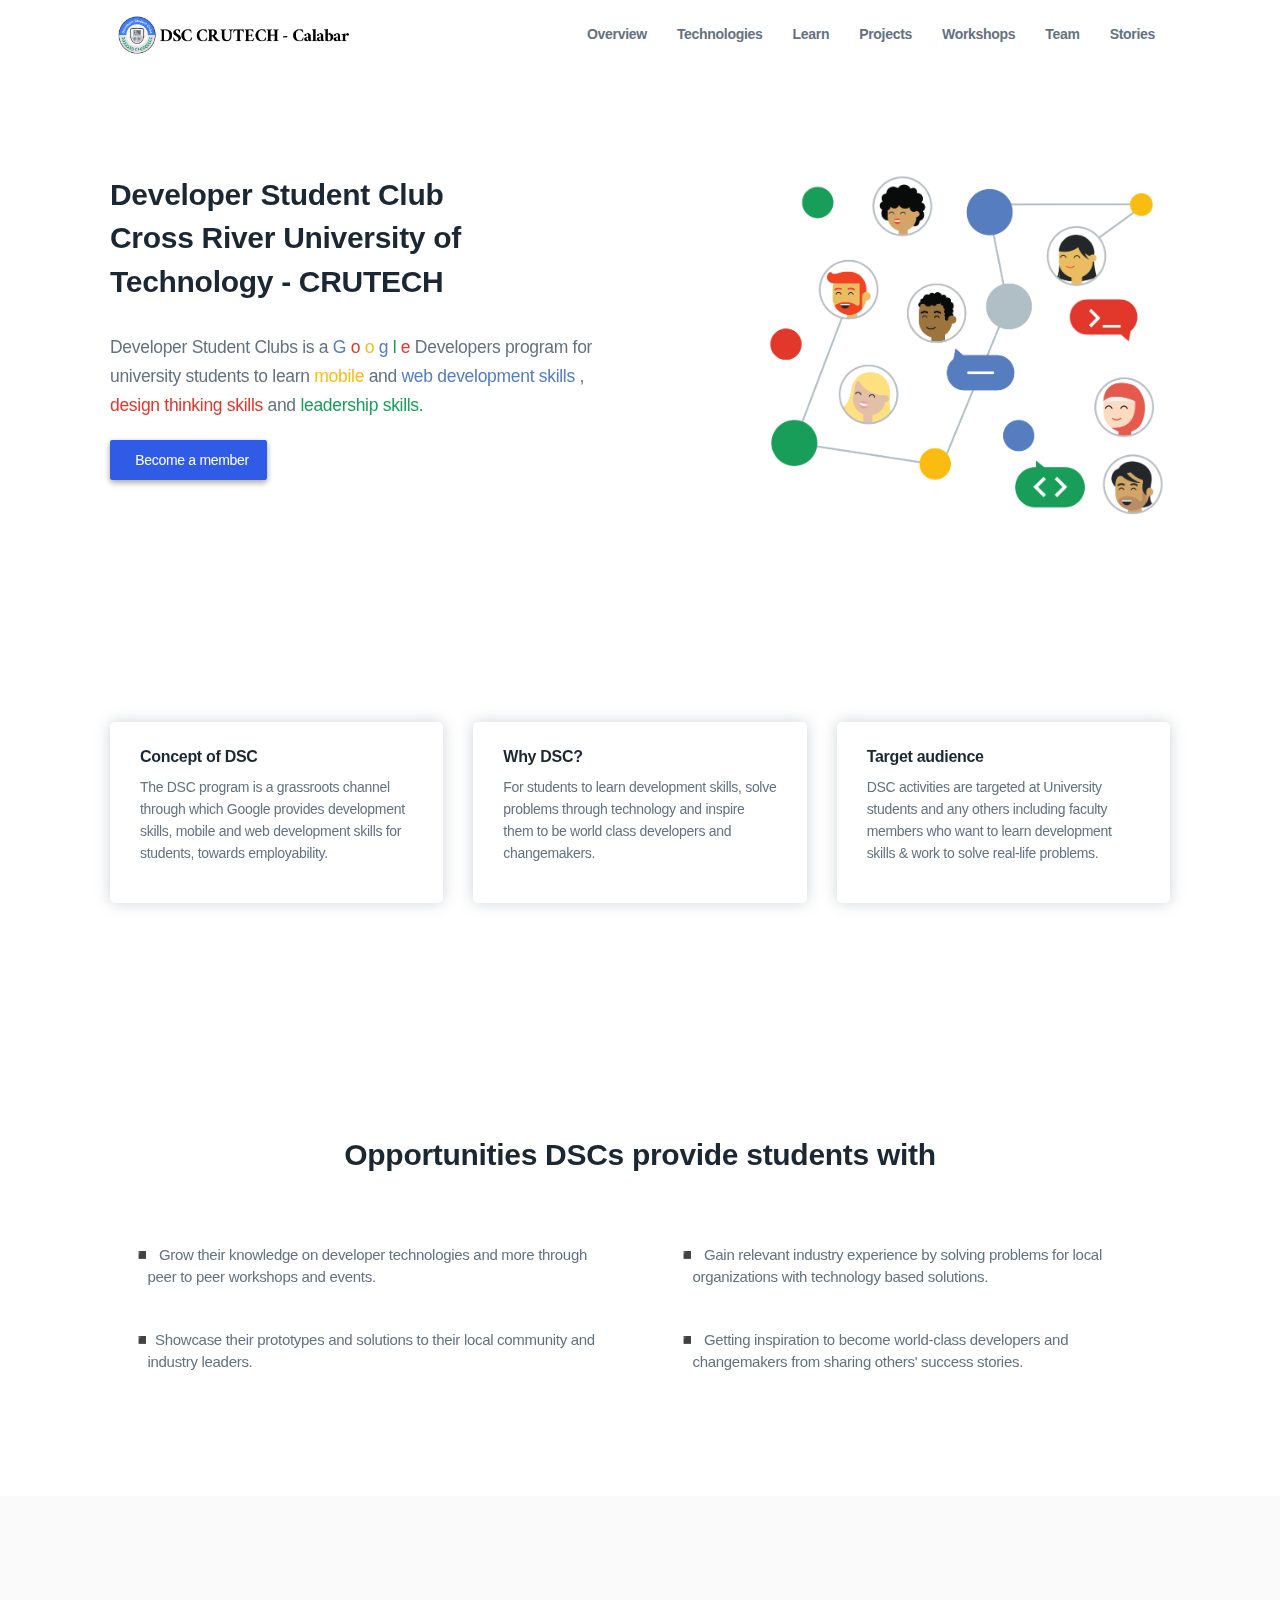
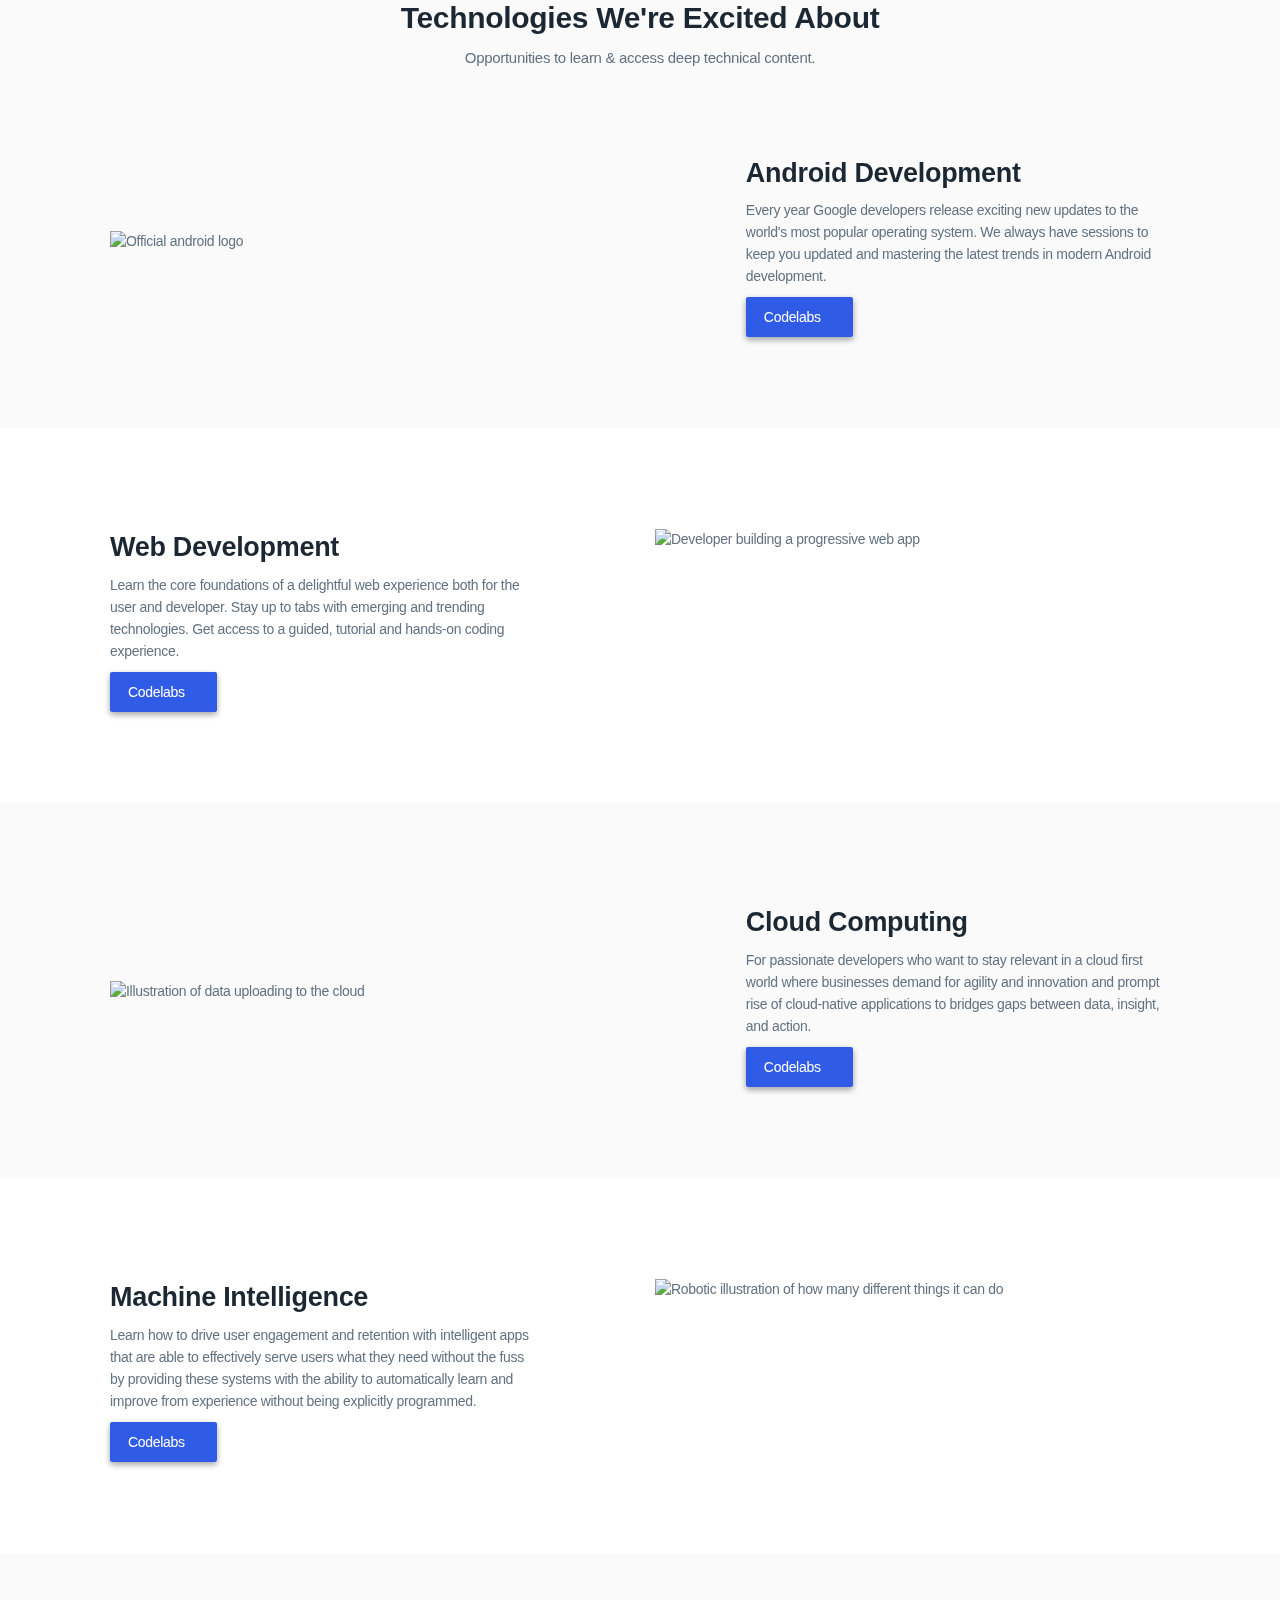
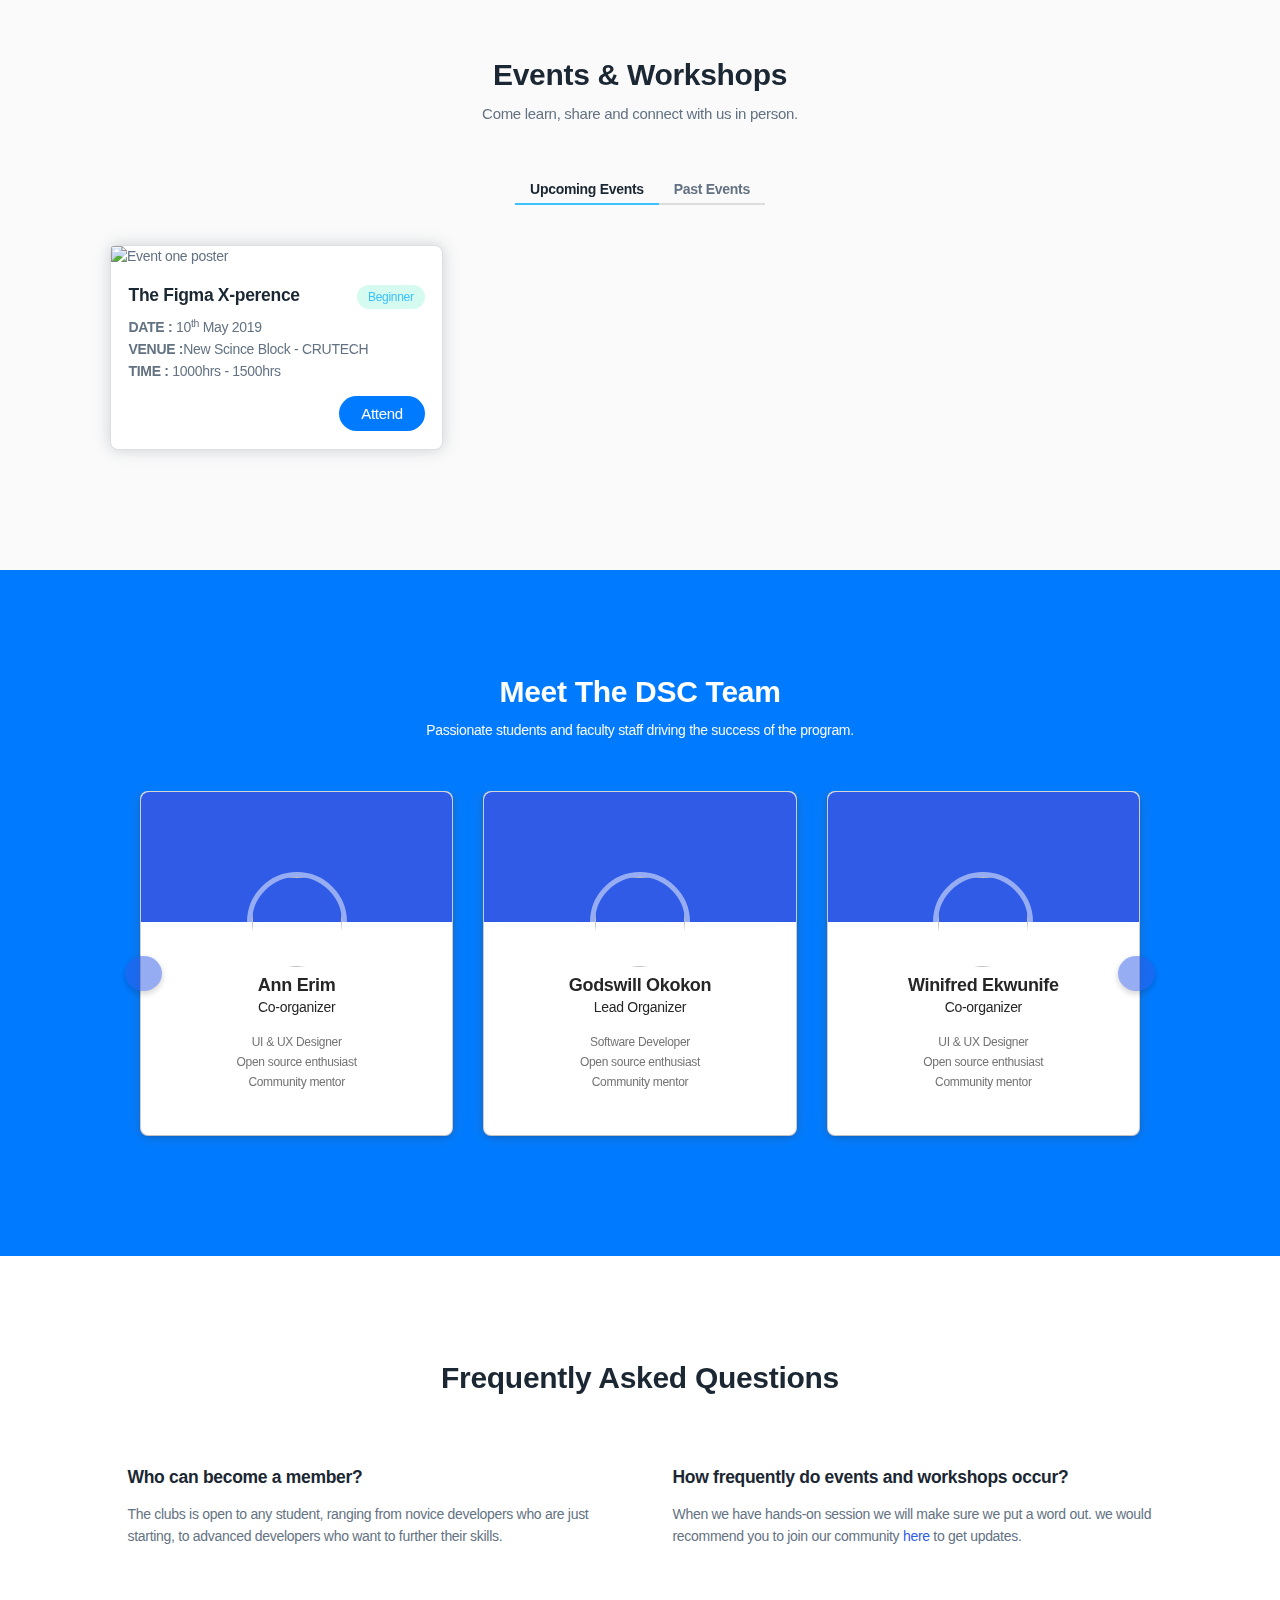
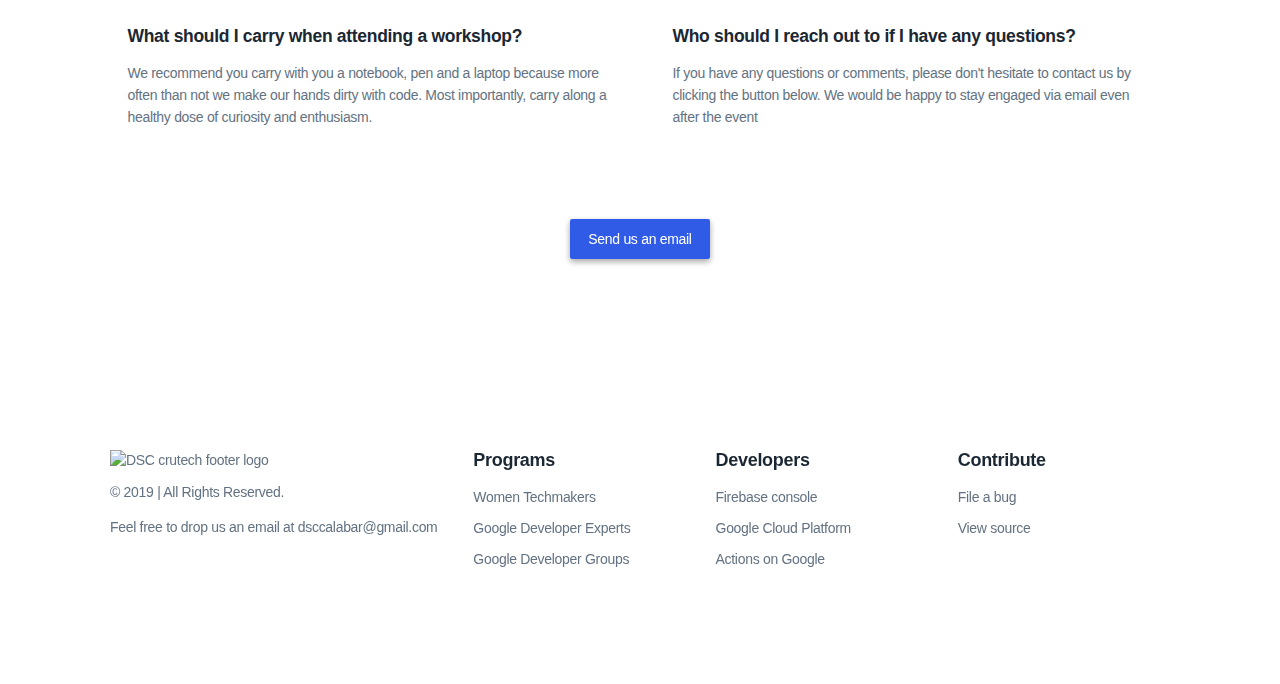
<file: public/index.html>
<!DOCTYPE html>
<html lang="en">

<head>
    <meta charset="UTF-8">
    <meta http-equiv="X-UA-Compatible" content="ie=edge">
    <title>DSC - CRUTECH</title>
    <meta name="viewport" content="width=device-width, initial-scale=1.0, user-scalable=no">
    <meta name="author" content="DSC Cross River University of Technology, Calabar (CRUTECH)" />
    <meta name="description"
        content="Developer Student Clubs (DSC)a is a Google Developers program for university students to learn mobile and web development skills.">
    <meta name="keywords"
        content="dsc, crutech, developer student clubs, cross river university of technology, calabar, google developers, sub saharan africa, kenya, computer science" />
    <meta name="theme-color" content="#2F5BE7" />
    <meta http-equiv="X-UA-Compatible" content="IE=edge">
    <link rel="manifest" href="manifest.json" />
    <link rel="icon" href="images/icon.png" type="image/png" />
    <link rel="stylesheet" href="css/responsive.css">
    <link rel="stylesheet" href="css/owl.carousel.min.css">
    <link rel="stylesheet" href="css/bootstrap.min.css">
    <link rel="dns-prefetch" href="https://docs.google.com">
    <link href='https://fonts.googleapis.com/css?family=Google+Sans:400,500,700|Material+Icons' rel='stylesheet'
        type='text/css'>
    <link rel="stylesheet" href="https://use.fontawesome.com/releases/v5.2.0/css/all.css"
        integrity="sha384-hWVjflwFxL6sNzntih27bfxkr27PmbbK/iSvJ+a4+0owXq79v+lsFkW54bOGbiDQ" crossorigin="anonymous">
    <link rel="stylesheet" href="css/styles.css">
    <link rel="stylesheet" href="css/responsive.css">

    <!-- Google Analytics -->
    <script>
        (function (i, s, o, g, r, a, m) {
            i['GoogleAnalyticsObject'] = r;
            i[r] = i[r] || function () {
                (i[r].q = i[r].q || []).push(arguments)
            }, i[r].l = 1 * new Date();
            a = s.createElement(o),
                m = s.getElementsByTagName(o)[0];
            a.async = 1;
            a.src = g;
            m.parentNode.insertBefore(a, m)
        })(window, document, 'script', 'https://www.google-analytics.com/analytics.js', 'ga');
        ga('create', 'UA-124904500-1', 'auto');
        ga('send', 'pageview');
    </script>
    <!-- End Google Analytics -->

</head>

<body class="x-hidden has-sticky-header">
    <nav class="navbar navbar-expand-lg fixed-top custom-menu custom-menu__light">
        <div class="container">
            <a class="navbar-brand" href="index.html">
                <img data-src="images/footer-logo.png" height="40" alt="DSC icon">

            </a>
            <button class="navbar-toggler" type="button" data-toggle="collapse" data-target="#navbarSupportedContent"
                aria-controls="navbarSupportedContent" aria-expanded="false" aria-label="Toggle navigation">
                <span class="menu-icon__circle">
                </span>
                <span class="menu-icon">
                    <span class="menu-icon__bar"></span>
                    <span class="menu-icon__bar"></span>
                    <span class="menu-icon__bar"></span>
                </span>
            </button>
            <div class="collapse navbar-collapse" id="navbarSupportedContent">
                <ul class="navbar-nav ml-lg-auto">
                    <li class="nav-item active">
                        <a class="nav-link" href="#overview">Overview
                            <span class="sr-only">(current)</span>
                        </a>
                    </li>
                    <li class="nav-item"><a href="#technologies" class="nav-link">Technologies</a></li>
                    <li class="nav-item"><a href="learn.html" class="nav-link">Learn</a></li>
                    <li class="nav-item"><a href="projects.html" class="nav-link">Projects</a></li>
                    <li class="nav-item"><a href="#workshops" class="nav-link">Workshops</a></li>
                    <li class="nav-item"><a href="#team" class="nav-link">Team</a></li>
                    <li class="nav-item">
                        <a class="nav-link" href="https://medium.com/search?q=dsccalabar" target="_blank"
                            rel="noopener">Stories</a>
                    </li>
                </ul>
                <div class="custom-menu__right">
                    <!-- <a href="#upcoming" class="event-btn" rel="noreferrer" target="_blank">Next Event</a> -->
                </div>
            </div>
        </div>
    </nav>

    <header id="hero" class="hero">
        <div class="container">
            <div class="row align-items-center">
                <div class="col-12 col-sm-6">
                    <div class="hero-content">
                        <div class="hero-title__group">
                            <div class="hero-title">
                                <h2 class="zuri">Developer Student Club<br> Cross River University of Technology -
                                    CRUTECH</h2>
                            </div>
                            <div class="Hero--Subtitle">
                                <p class="lead">Developer Student Clubs is a
                                    <first-letter>G</first-letter>
                                    <third-letter>o</third-letter>
                                    <second-letter>o</second-letter>
                                    <first-letter>g</first-letter>
                                    <forth-letter>l</forth-letter>
                                    <third-letter>e</third-letter>
                                    Developers program for university students to learn<second-letter> mobile
                                    </second-letter> and
                                    <first-letter>web development skills</first-letter> , <third-letter>design thinking
                                        skills</third-letter>
                                    and <forth-letter>leadership skills.</forth-letter>
                                </p>
                            </div>
                        </div>
                        <a href="https://forms.gle/y2SJbvkF7KpViMDZ8" class="hero-button" target="_blank"
                            rel="noopener"><i class="fab fa-meetup"></i> &nbsp; Become a member</a>
                    </div>
                </div>
                <div class="col-12 col-sm-5 ml-auto ml-pic">
                    <div class="hero-figure">
                        <img data-src="images/assets/diversity.png" class="img-fluid w-100"
                            alt="Illustration of diversity in our developer community">
                    </div>
                </div>
            </div>
        </div>
    </header>

    <section id="overview" class="section-spacer">
        <div class="container">

            <div class="row">
                <div class="col-md-4 col-12">
                    <div class="feature-card">
                        <div class="feature-card__body">
                            <i class="fas fa-rocket ghost-blue"></i>
                            <h4 class="feature-title">Concept of DSC</h4>
                            <p>The DSC program is a grassroots channel through which Google provides development skills,
                                mobile and web development skills for students, towards employability.
                            </p>
                        </div>
                    </div>
                </div>
                <div class="col-md-4 col-12">
                    <div class="feature-card">
                        <div class="feature-card__body">
                            <i class="fas fa-lightbulb ghost-green"></i>
                            <h4 class="feature-title">Why DSC?</h4>
                            <p>For students to learn development skills, solve problems through technology
                                and inspire them to be world class developers and changemakers.
                            </p>
                        </div>
                    </div>
                </div>
                <div class="col-md-4 col-12">
                    <div class="feature-card m-0">
                        <div class="feature-card__body">
                            <i class="fas fa-users ghost-red"></i>
                            <h4 class="feature-title">Target audience</h4>
                            <p>DSC activities are targeted at University students and any others
                                including faculty members who want to learn development skills &amp; work to solve
                                real-life problems.</p>
                        </div>
                    </div>
                </div>
            </div>
        </div>
    </section>

    <section id="opportunities" class="section-spacer section-opp">
        <div class="container">
            <header class="section-header text-center">
                <h2 class="section-title-custom">Opportunities DSCs provide students with</h2>
            </header>
            <div class="row">
                <div class="col-sm-6">
                    <div class="card">
                        <div class="card-body">
                            <ul>
                                <li> ◾&nbsp; Grow their knowledge on developer technologies and more through peer to
                                    peer workshops and
                                    events.</li>
                            </ul>
                        </div>
                    </div>
                </div>
                <div class="col-sm-6">
                    <div class="card">
                        <div class="card-body">
                            <ul>
                                <li> ◾&nbsp; Gain relevant industry experience by solving problems for local
                                    organizations with
                                    technology based solutions.</li>
                            </ul>
                        </div>
                    </div>
                </div>
            </div>
            <div class="row">
                <div class="col-sm-6">
                    <div class="card">
                        <div class="card-body">
                            <ul>
                                <li> ◾&nbsp;Showcase their prototypes and solutions to their local community and
                                    industry leaders.</li>
                            </ul>
                        </div>
                    </div>
                </div>
                <div class="col-sm-6">
                    <div class="card">
                        <div class="card-body">
                            <ul>
                                <li> ◾&nbsp; Getting inspiration to become world-class developers and changemakers from
                                    sharing others' success stories.
                                </li>
                            </ul>
                        </div>
                    </div>
                </div>
            </div>
        </div>
    </section>


    <section id="technologies" class="section-spacer bg-very__gray">
        <div class="container">
            <header class="section-header text-center">
                <h2 class="section-title">Technologies we're excited about</h2>
                <p class="section-subtitle">Opportunities to learn & access deep technical content.</p>
                <br>
            </header>
            <div class="row align-items-center">
                <div class="col-sm-6">
                    <div class="feature-list-image">
                        <img data-src="images/assets/technologies/android.png" class="img-fluid"
                            alt="Official android logo" width="100%" height="50%">
                    </div>
                </div>
                <div class="col-sm-5 ml-auto">
                    <div class="feature-list-wrapper">
                        <div class="content-header">
                            <h2 class="content-title">Android Development</h2>
                            <p>Every year Google developers release exciting new updates to the world's most popular
                                operating system.
                                We always have sessions to keep you updated and mastering the latest trends in modern
                                Android development.</p>
                        </div>
                        <a href="https://codelabs.developers.google.com/?cat=Android" class="hero-button"
                            target="_blank" rel="noreferrer">Codelabs &nbsp; &nbsp;<i
                                class="fas fa-external-link-alt"></i></a>
                    </div>
                </div>
            </div>
        </div>
    </section>
    <section class="section-spacer">
        <div class="container">
            <div class="row flex-column-reverse flex-sm-row align-items-cengit ter">
                <div class="col-sm-5 mr-auto">
                    <div class="feature-list-wrapper">
                        <div class="content-header">
                            <h2 class="content-title">Web Development</h2>
                            <p>Learn the core foundations of a delightful web experience both for the user and
                                developer.
                                Stay up to tabs
                                with emerging and trending technologies. Get access to a guided, tutorial and hands-on
                                coding experience.
                            </p>
                        </div>
                        <a href="https://codelabs.developers.google.com/?cat=Web" class="hero-button" target="_blank"
                            rel="noreferrer">Codelabs &nbsp; &nbsp;<i class="fas fa-external-link-alt"></i></a>
                    </div>
                </div>
                <div class="col-sm-6">
                    <div class="feature-list-image">
                        <img data-src="images/assets/technologies/web.png"
                            alt="Developer building a progressive web app" class="img-fluid" height="60%" width="90%">
                    </div>
                </div>
            </div>
        </div>
    </section>
    <section id="hip" class="section-spacer bg-very__gray">
        <div class="container">
            <div class="row align-items-center">
                <div class="col-sm-6">
                    <div class="feature-list-image">
                        <img data-src="images/assets/technologies/cloud.png" class="img-fluid"
                            alt="Illustration of data uploading to the cloud" width="90%">
                    </div>
                </div>
                <div class="col-sm-5 ml-auto">
                    <div class="feature-list-wrapper">
                        <div class="content-header">
                            <h2 class="content-title">Cloud Computing</h2>
                            <p>For passionate developers who want to stay relevant in a cloud first world where
                                businesses demand for agility and
                                innovation and prompt rise of cloud-native applications to
                                bridges gaps between data, insight, and action.</p>
                        </div>
                        <a href="https://codelabs.developers.google.com/?cat=Cloud" class="hero-button" target="_blank"
                            rel="noreferrer">Codelabs &nbsp; &nbsp;<i class="fas fa-external-link-alt"></i></a>
                    </div>
                </div>
            </div>
        </div>
    </section>

    <section class="section-spacer">
        <div class="container">
            <div class="row flex-column-reverse flex-sm-row align-items-cengit ter">
                <div class="col-sm-5 mr-auto">
                    <div class="feature-list-wrapper">
                        <div class="content-header">
                            <h2 class="content-title">Machine Intelligence</h2>
                            <p>Learn how to drive user engagement and retention with intelligent apps that are able to
                                effectively serve users what they need without the fuss by providing these systems with
                                the ability to
                                automatically learn and improve from experience without being explicitly programmed.
                            </p>
                        </div>
                        <a href="https://codelabs.developers.google.com/?cat=TensorFlow" class="hero-button"
                            target="_blank" rel="noreferrer">Codelabs &nbsp; &nbsp;<i
                                class="fas fa-external-link-alt"></i></a>
                    </div>
                </div>
                <div class="col-sm-6">
                    <div class="feature-list-image">
                        <img data-src="images/assets/technologies/mi.png" class="img-fluid"
                            alt="Robotic illustration of how many different things it can do" height="60%" width="90%">
                    </div>
                </div>
            </div>
        </div>
    </section>

    <section id="workshops" class="section-spacer workshops-section bg-very__gray">
        <div class="container">
            <header class="section-header text-center">
                <h2 class="section-title">Events & Workshops</h2>
                <p class="section-subtitle">Come learn, share and connect with us in person.</p>
            </header>

            <div class="workshops-type-switch">
                <ul class="nav nav-pills justify-content-center js-tabs">
                    <li class="nav-item">
                        <a class="nav-link active" href="#upcoming">Upcoming Events</a>
                    </li>
                    <li class="nav-item">
                        <a class="nav-link" href="#past">Past Events</a>
                    </li>
                </ul>
            </div>
            <div class="tab-content">
                <div class="tab-pane active" id="upcoming" role="tabpanel" aria-labelledby="upcoming">
                    <div class="row">
                        <div class="col-md-4 col-12">
                            <div class="card event-card">
                                <img class="card-img-top" data-src="images/assets/events/figmaX.jpg"
                                    alt="Event one poster">
                                <div class="card-body">
                                    <p class="tagging intermediate float-right">Beginner</p>
                                    <h5 class="card-title">The Figma X-perence</h5>
                                    <p class="card-text">
                                        <strong>DATE :</strong> 10<sup>th</sup> May 2019<br>
                                        <strong>VENUE :</strong>New Scince Block - CRUTECH<br>
                                        <strong>TIME :</strong> 1000hrs - 1500hrs
                                    </p>
                                    <a href="#" class="button float-right">Attend</a>
                                </div>
                            </div>
                        </div>


                    </div>
                </div>
                <div class="tab-pane" id="past" role="tabpanel" aria-labelledby="past">

                    <section class="section-spacer">
                        <div class="container">
                            <div class="row flex-column-reverse flex-sm-row align-items-cengit ter">
                                <div class="col-sm-5 mr-auto">
                                    <div class="feature-list-wrapper">
                                        <div class="content-header">
                                            <h2 class="content-title">Building a career in technology</h2>
                                            <hr>
                                            <h6>DATE : 5<sup>th</sup> April 2019</h6>
                                            <h6>VENUE : New science block - CRUTECH</h6>
                                            <p>We had a wonderful day talking about what is out there in technology and
                                                various ways to excel in it, irrespective of the path you decide to go
                                                into.</p>
                                        </div>
                                        <a href="https://photos.app.goo.gl/achfhNEftWH1yA9q6" class="past-event"
                                            target="_blank" rel="noopener">EVENT PHOTOS&nbsp;&nbsp;<i
                                                class="fas fa-camera"></i></a>
                                    </div>
                                </div>
                                <div class="col-sm-6">
                                    <div class="feature-list-image">
                                        <img src="images/assets/events/meetup3.jpg" alt="" width="480" height="299"
                                            class="img-fluid">
                                    </div>
                                </div>
                            </div>
                        </div>

                        <section id="hi" class="section-spacer bg-very__gray">
                            <div class="container">
                                <div class="row align-items-center">
                                    <div class="col-sm-6">
                                        <div class="feature-list-image">
                                            <img src="images/assets/events/meetup2.jpg" alt="" width="480" height="299"
                                                class="img-fluid">
                                        </div>
                                    </div>
                                    <div class="col-sm-5 ml-auto">
                                        <div class="feature-list-wrapper">
                                            <div class="content-header">
                                                <h2 class="content-title">Women in Tech</h2>
                                                <hr>
                                                <h6>DATE : 8<sup>th</sup> feb 2019</h6>
                                                <h6>VENUE : Behind Vanel(Fiesta Fries)</h6>
                                                <p>We talked on the challenges of ladies in the Tech space and solutions
                                                    which will be used in planning upcoming events</p>
                                            </div>
                                            <a href="https://drive.google.com/open?id=1F2e1l2tZiPAdjqo9bJHoKBMtLpmxP6NG"
                                                class="past-event" target="_blank" rel="noopener">EVENT
                                                PHOTOS&nbsp;&nbsp;<i class="fas fa-camera"></i></a>
                                        </div>
                                    </div>
                                </div>
                            </div>
                        </section>


                        <section class="section-spacer">
                            <div class="container">
                                <div class="row flex-column-reverse flex-sm-row align-items-cengit ter">
                                    <div class="col-sm-5 mr-auto">
                                        <div class="feature-list-wrapper">
                                            <div class="content-header">
                                                <h2 class="content-title">Code Workshops</h2>
                                                <hr>
                                                <h6>DATE : 26<sup>th</sup> Jan 2018</h6>
                                                <h6>VENUE : Behind Vanel(Fiesta Fries)</h6>
                                                <p>First workshop and codelab of the year, we talked about the
                                                    fundamentals of the web using Javascript</p>
                                            </div>
                                            <a href="https://drive.google.com/open?id=1JUN2UpJM0FgPJg3dVNDR-4muqV8bMIxr"
                                                class="past-event" target="_blank" rel="noopener">EVENT
                                                PHOTOS&nbsp;&nbsp;<i class="fas fa-camera"></i></a>
                                        </div>
                                    </div>
                                    <div class="col-sm-6">
                                        <div class="feature-list-image">
                                            <img src="images/assets/events/meetup1.jpg" alt="" width="480" height="299"
                                                class="img-fluid">
                                        </div>
                                    </div>
                                </div>
                            </div>
                        </section>
                        <section class="section-spacer">
                            <div class="container">
                                <div class="row flex-column-reverse flex-sm-row align-items-cengit ter">
                                    <div class="col-sm-5 mr-auto">
                                        <div class="feature-list-wrapper">
                                            <div class="content-header">
                                                <h2 class="content-title">DSC SSA Leads Summit</h2>
                                                <hr>
                                                <h6>DATE : 25<sup>th</sup> July - 28<sup>th</sup>July 2018</h6>
                                                <h6>WHERE : Lagos, Nigeria.</h6>
                                                <p>One of our lead organizers was privileged to represent the community
                                                    in a lead summit hosted
                                                    by Google Nigeria where he also talked about goal-setting.</p>
                                            </div>
                                            <a href="#" class="past-event" target="_blank" rel="noopener">EVENT
                                                PHOTOS&nbsp;&nbsp;<i class="fas fa-camera"></i></a>
                                        </div>
                                    </div>
                                    <div class="col-sm-6">
                                        <div class="feature-list-image">
                                            <iframe width="500" height="274"
                                                data-urllink="https://www.youtube.com/embed/AAin71VkbzQ" frameborder="0"
                                                allow="autoplay; encrypted-media" allowfullscreen></iframe>
                                        </div>
                                    </div>
                                </div>
                            </div>
                        </section>
                </div>
            </div>
        </div>
    </section>

    <section id="team" class="section-spacer bg-blue team-section">
        <div class="container">
            <header class="text-center section-header">
                <h2 class="section-title">Meet The DSC Team</h2>
                <span class="text-light">Passionate students and faculty staff driving the success of the
                    program.</span>
            </header>
            <div class="container-fluid">
                <div id="carouselExample" class="carouselPrograms carousel slide" data-ride="carousel"
                    data-interval="false">
                    <div class="carousel-inner row w-100 mx-auto" role="listbox">

                        <div class="carousel-item col-md-4 col-15">
                            <div class="card event-card">
                                <div class="card hovercard">
                                    <div class="cardheader">

                                    </div>
                                    <div class="avatar">
                                        <img alt="" data-src="images/assets/team/nedu.jpg" alt="lead avatar">
                                    </div>
                                    <div class="info">
                                        <div class="title">
                                            <h5>Chiedu Bakwenye</h5>
                                            <p>Co-organizer</p>
                                        </div>
                                        <div class="desc"> Web developer</div>
                                        <div class="desc">Open source enthusiast</div>
                                        <div class="desc">Community mentor</div>
                                    </div>
                                    <div class="bottom">
                                        <ul class="social-list__inline mt-10">
                                            <li>
                                                <a href="https://twitter.com/ChieduBakwenye" target="_blank"
                                                    rel="noopener">
                                                    <i class="fab fa-twitter"></i>
                                                </a>
                                            </li>
                                            <li>
                                                <a href="https://github.com/Bakusedu" target="_blank" rel="noopener">
                                                    <i class="fab fa-github"></i>
                                                </a>
                                            </li>
                                            <li>
                                                <a href="https://www.linkedin.com/in/chiedu-bakwenye-6912b616a/"
                                                    target="_blank" rel="noopener">
                                                    <i class="fab fa-linkedin"></i>
                                                </a>
                                            </li>
                                        </ul>
                                    </div>
                                </div>
                            </div>
                        </div>
                        <div class="carousel-item col-md-4 col-15">
                            <div class="card event-card">
                                <div class="card hovercard">
                                    <div class="cardheader">

                                    </div>
                                    <div class="avatar">
                                        <img alt="" data-src="images/assets/team/cy.jpg" alt="lead avatar">
                                    </div>
                                    <div class="info">
                                        <div class="title">
                                            <h5>Uket Cyril</h5>
                                            <p>Co-organizer</p>
                                        </div>
                                        <div class="desc">Mobile and Web developer</div>
                                        <div class="desc">Open source enthusiast</div>
                                        <div class="desc">Community mentor</div>
                                    </div>
                                    <div class="bottom">
                                        <ul class="social-list__inline mt-10">
                                            <li>
                                                <a href="https://twitter.com/cy_uket" target="_blank" rel="noopener">
                                                    <i class="fab fa-twitter"></i>
                                                </a>
                                            </li>
                                            <li>
                                                <a href="https://github.com/cyuket" target="_blank" rel="noopener">
                                                    <i class="fab fa-github"></i>
                                                </a>
                                            </li>

                                            <li>
                                                <a href="https://www.linkedin.com/in/cyril-uket-a10944160/"
                                                    target="_blank" rel="noopener">
                                                    <i class="fab fa-linkedin"></i>
                                                </a>
                                            </li>
                                        </ul>
                                    </div>
                                </div>
                            </div>
                        </div>
                        <div class="carousel-item col-md-4 col-15 active">
                            <div class="card event-card">
                                <div class="card hovercard">
                                    <div class="cardheader">

                                    </div>
                                    <div class="avatar">
                                        <img alt="" data-src="images/assets/team/ann.jpg" alt="lead avatar">
                                    </div>
                                    <div class="info">
                                        <div class="title">
                                            <h5>Ann Erim</h5>
                                            <p>Co-organizer</p>
                                        </div>
                                        <div class="desc">UI & UX Designer</div>
                                        <div class="desc">Open source enthusiast</div>
                                        <div class="desc">Community mentor</div>
                                    </div>
                                    <div class="bottom">
                                        <ul class="social-list__inline mt-10">
                                            <li>
                                                <a href="https://twitter.com/ann_erim" target="_blank" rel="noopener">
                                                    <i class="fab fa-twitter"></i>
                                                </a>
                                            </li>
                                            <li>
                                                <a href="https://www.linkedin.com/in/anna-erim-11482117b/"
                                                    target="_blank" rel="noopener">
                                                    <i class="fab fa-linkedin"></i>
                                                </a>
                                            </li>
                                            <li>
                                                <a href="https://www.uplabs.com/users/annmikaerim/" target="_blank"
                                                    rel="noopener">
                                                    <i class="fas fa-pencil-ruler"></i>
                                                </a>
                                            </li>
                                        </ul>
                                    </div>
                                </div>
                            </div>
                        </div>
                        <div class="carousel-item col-md-4 col-15">
                            <div class="card event-card">
                                <div class="card hovercard">
                                    <div class="cardheader">

                                    </div>
                                    <div class="avatar">
                                        <img alt="" data-src="images/assets/team/og.JPG" alt="lead avatar">
                                    </div>
                                    <div class="info">
                                        <div class="title">
                                            <h5>Godswill Okokon</h5>
                                            <p>Lead Organizer</p>
                                        </div>
                                        <div class="desc">Software Developer</div>
                                        <div class="desc">Open source enthusiast</div>
                                        <div class="desc">Community mentor</div>
                                    </div>
                                    <div class="bottom">
                                        <ul class="social-list__inline mt-10">
                                            <li>
                                                <a href="https://twitter.com/godswillokokon" target="_blank"
                                                    rel="noopener">
                                                    <i class="fab fa-twitter"></i>
                                                </a>
                                            </li>
                                            <li>
                                                <a href="https://github.com/godswillokokon" target="_blank"
                                                    rel="noopener">
                                                    <i class="fab fa-github"></i>
                                                </a>
                                            </li>
                                            <li>
                                                <a href="https://www.linkedin.com/in/godswill-okokon/" target="_blank"
                                                    rel="noopener">
                                                    <i class="fab fa-linkedin"></i>
                                                </a>
                                            </li>
                                        </ul>
                                    </div>
                                </div>
                            </div>
                        </div>

                        <div class="carousel-item col-md-4 col-15">
                            <div class="card event-card">
                                <div class="card hovercard">
                                    <div class="cardheader">

                                    </div>
                                    <div class="avatar">
                                        <img alt="" data-src="images/assets/team/wini.jpg" alt="lead avatar">
                                    </div>
                                    <div class="info">
                                        <div class="title">
                                            <h5>Winifred Ekwunife</h5>
                                            <p>Co-organizer</p>
                                        </div>
                                        <div class="desc">UI & UX Designer</div>
                                        <div class="desc">Open source enthusiast</div>
                                        <div class="desc">Community mentor</div>
                                    </div>
                                    <div class="bottom">
                                        <ul class="social-list__inline mt-10">
                                            <li>
                                                <a href="https://twitter.com/_Winnie_fred" target="_blank"
                                                    rel="noopener">
                                                    <i class="fab fa-twitter"></i>
                                                </a>
                                            </li>

                                        </ul>
                                    </div>
                                </div>
                            </div>
                        </div>
                        <div class="carousel-item col-md-4 col-15">
                            <div class="card event-card">
                                <div class="card hovercard">
                                    <div class="cardheader">

                                    </div>
                                    <div class="avatar">
                                        <img alt="" data-src="images/assets/team/tg.png" alt="lead avatar">
                                    </div>
                                    <div class="info">
                                        <div class="title">
                                            <h5>ThankGod Egbo</h5>
                                            <p>Co-organizer</p>
                                        </div>
                                        <div class="desc">Web developer</div>
                                        <div class="desc">Open source enthusiast</div>
                                        <div class="desc">Community mentor</div>
                                    </div>
                                    <div class="bottom">
                                        <ul class="social-list__inline mt-10">
                                            <li>
                                                <a href="https://twitter.com/EgboThankGod" target="_blank"
                                                    rel="noopener">
                                                    <i class="fab fa-twitter"></i>
                                                </a>
                                            </li>
                                            <li>
                                                <a href="https://github.com/TGE24" target="_blank" rel="noopener">
                                                    <i class="fab fa-github"></i>
                                                </a>
                                            </li>

                                            <li>
                                                <a href="https://www.linkedin.com/in/thankgod-egbo-4639b7149/"
                                                    target="_blank" rel="noopener">
                                                    <i class="fab fa-linkedin"></i>
                                                </a>
                                            </li>
                                        </ul>
                                    </div>
                                </div>
                            </div>
                        </div>


                        <div class="carousel-item col-md-4 col-15">
                            <div class="card event-card">
                                <div class="card hovercard">
                                    <div class="cardheader">

                                    </div>
                                    <div class="avatar">
                                        <img alt="" data-src="images/assets/team/eshiet.jpeg" alt="lead avatar">
                                    </div>
                                    <div class="info">
                                        <div class="title">
                                            <h5>Eshett David</h5>
                                            <p>Co-organizer</p>
                                        </div>
                                        <div class="desc">Android development & UI/UX Designer</div>
                                        <div class="desc">Open source enthusiast</div>
                                        <div class="desc">Community mentor</div>
                                    </div>
                                    <div class="bottom">
                                        <ul class="social-list__inline mt-10">
                                            <li>
                                                <a href="https://twitter.com/EshettDavid" target="_blank"
                                                    rel="noopener">
                                                    <i class="fab fa-twitter"></i>
                                                </a>
                                            </li>
                                        </ul>
                                    </div>
                                </div>
                            </div>
                        </div>

                        <div class="carousel-item col-md-4 col-15">
                            <div class="card event-card">
                                <div class="card hovercard">
                                    <div class="cardheader">

                                    </div>
                                    <div class="avatar">
                                        <img alt="" data-src="images/assets/team/fran.jpg" alt="lead avatar">
                                    </div>
                                    <div class="info">
                                        <div class="title">
                                            <h5>Udeji Francis</h5>
                                            <p>Co-organizer</p>
                                        </div>
                                        <div class="desc"> Web developer</div>
                                        <div class="desc">Open source enthusiast</div>
                                        <div class="desc">Community mentor</div>
                                    </div>
                                    <div class="bottom">
                                        <ul class="social-list__inline mt-10">
                                            <li>
                                                <a href="https://twitter.com/francisudeji" target="_blank"
                                                    rel="noopener">
                                                    <i class="fab fa-twitter"></i>
                                                </a>
                                            </li>
                                        </ul>
                                    </div>
                                </div>
                            </div>
                        </div>
                        <div class="carousel-item col-md-4 col-15">
                            <div class="card event-card">
                                <div class="card hovercard">
                                    <div class="cardheader">

                                    </div>
                                    <div class="avatar">
                                        <img alt="" data-src="images/assets/team/obas.jpg" alt="lead avatar">
                                    </div>
                                    <div class="info">
                                        <div class="title">
                                            <h5>Kanu Obasi</h5>
                                            <p>Co-organizer</p>
                                        </div>
                                        <div class="desc"> Web developer</div>
                                        <div class="desc">Blogger</div>
                                        <div class="desc">Community mentor & Event organizer</div>
                                    </div>
                                    <div class="bottom">
                                        <ul class="social-list__inline mt-10">
                                            <li>
                                                <a href="#" target="_blank" rel="noopener">
                                                    <i class="fab fa-twitter"></i>
                                                </a>
                                            </li>
                                        </ul>
                                    </div>
                                </div>
                            </div>
                        </div>
                        <div class="carousel-item col-md-4 col-15">
                            <div class="card event-card">
                                <div class="card hovercard">
                                    <div class="cardheader">

                                    </div>
                                    <div class="avatar">
                                        <img alt="" data-src="images/assets/team/ify.jpeg" alt="lead avatar">
                                    </div>
                                    <div class="info">
                                        <div class="title">
                                            <h5>Ifeanyi Uzoamaka</h5>
                                            <p>Co-organizer</p>
                                        </div>
                                        <div class="desc">Still and Motion Graphic Designer</div>
                                        <div class="desc">Musician</div>
                                        <div class="desc">Community mentor</div>
                                    </div>
                                    <div class="bottom">
                                        <ul class="social-list__inline mt-10">
                                            <li>
                                                <a href="https://twitter.com/young_nuel" target="_blank" rel="noopener">
                                                    <i class="fab fa-twitter"></i>
                                                </a>
                                            </li>

                                        </ul>
                                    </div>
                                </div>
                            </div>
                        </div>

                        <!-- <div class="carousel-item col-md-4 col-15">
                <div class="card event-card">
                  <div class="card hovercard">
                      <div class="cardheader">

                      </div>
                      <div class="avatar">
                          <img alt="" data-src="images/assets/team/avatar.png" alt="lead avatar">
                      </div>
                      <div class="info">
                          <div class="title">
                            <h5>Name goes here</h5>
                            <p>Volunteer</p>
                          </div>
                          <div class="desc">Web design</div>
                          <div class="desc">Game development</div>
                          <div class="desc">Anime lover</div>
                      </div>
                      <div class="bottom">
                      <ul class="social-list__inline mt-10">
                        <li>
                            <a href="https://twitter.com/ProfileName" target="_blank" rel="noopener">
                                <i class="fab fa-twitter"></i>
                            </a>
                        </li>
                        <li>
                            <a href="https://github.com/ProfileName" target="_blank" rel="noopener">
                                <i class="fab fa-github"></i>
                            </a>
                        </li>
                        <li>
                            <a href="https://www.linkedin.com/in/ProfileName" target="_blank" rel="noopener">
                                <i class="fab fa-linkedin"></i>
                            </a>
                        </li>
                      </ul>
                    </div>
                    </div>
                </div>
            </div> -->

                        <div class="carousel-item col-md-4 col-15">
                            <div class="card event-card">
                                <div class="card hovercard">
                                    <div class="cardheader">

                                    </div>
                                    <div class="avatar">
                                        <img alt="" data-src="images/assets/team/pric.JPG" alt="lead avatar">
                                    </div>
                                    <div class="info">
                                        <div class="title">
                                            <h5>Prince Anna</h5>
                                            <p>Computer science departmental Adviser</p>

                                        </div>
                                        <div class="desc">Network Engineer</div>
                                        <div class="desc">Open source enthusiast</div>
                                        <div class="desc">Community mentor</div>

                                    </div>
                                    <div class="bottom">
                                        <ul class="social-list__inline mt-10">
                                            <li>
                                                <a href="https://twitter.com/ProfileName" target="_blank"
                                                    rel="noopener">
                                                    <i class="fab fa-twitter"></i>
                                                </a>
                                            </li>
                                            <li>
                                                <a href="https://github.com/ProfileName" target="_blank" rel="noopener">
                                                    <i class="fab fa-github"></i>
                                                </a>
                                            </li>
                                            <li>
                                                <a href="https://www.linkedin.com/in/ProfileName" target="_blank"
                                                    rel="noopener">
                                                    <i class="fab fa-linkedin"></i>
                                                </a>
                                            </li>
                                        </ul>
                                    </div>
                                </div>
                            </div>
                        </div>
                    </div>
                    <a class="carousel-control-prev" href="#carouselExample" role="button" data-slide="prev"
                        style="cursor:default;">
                        <span class="carousel-control-prev-i fas fa-angle-left" aria-hidden="true"
                            style="cursor:pointer;"></span>
                        <span class="sr-only">Previous</span>
                    </a>
                    <a class="carousel-control-next text-faded" href="#carouselExample" role="button" data-slide="next"
                        style="cursor:default;">
                        <span class="carousel-control-next-i fas fa-angle-right" aria-hidden="true"
                            style="cursor:pointer;"></span>
                        <span class="sr-only">Next</span>
                    </a>
                </div>
            </div>
        </div>
    </section>


    <section id="faqs" class="section-spacer section-faq">
        <div class="container">
            <header class="section-header text-center">
                <h2 class="section-title">Frequently Asked Questions</h2>
            </header>
            <div class="row">
                <div class="col-sm-6">
                    <div class="card">
                        <div class="card-body">
                            <h5 class="card-title">Who can become a member?</h5>
                            <p>The clubs is open to any student, ranging from novice developers who are just starting,
                                to advanced developers who want to further their skills.</p>
                        </div>
                    </div>
                </div>
                <div class="col-sm-6">
                    <div class="card">
                        <div class="card-body">
                            <h5 class="card-title">How frequently do events and workshops occur?</h5>
                            <p>When we have hands-on session we will make sure we put a word out.
                                we would recommend you to join our community
                                <a href="https://chat.whatsapp.com/FLiO292ATrW0Ug1q4OcTfa">here</a> to get updates.</p>
                        </div>
                    </div>
                </div>
            </div>
            <div class="row">
                <div class="col-sm-6">
                    <div class="card">
                        <div class="card-body">
                            <h5 class="card-title">What should I carry when attending a workshop?</h5>
                            <p>We recommend you carry with you a notebook, pen and a laptop because more often than not
                                we
                                make our hands dirty with code. Most importantly, carry along a healthy dose of
                                curiosity
                                and enthusiasm.</p>
                        </div>
                    </div>
                </div>
                <div class="col-sm-6">
                    <div class="card">
                        <div class="card-body">
                            <h5 class="card-title">Who should I reach out to if I have any questions?</h5>
                            <p>If you have any questions or comments, please don't hesitate to contact us by clicking
                                the
                                button below. We
                                would be happy to stay engaged via email even after the event</p>
                        </div>
                    </div>
                </div>
            </div>
            <div class="mt-40 text-center">
                <a href="mailto:dsccalabar@gmail.com" class="hero-button">Send us an email</a>
            </div>
        </div>
    </section>

    <footer class="section-spacer footer-section">
        <div class="container">
            <div class="row flex-column-reverse flex-sm-row flex-lg-row">
                <div class="col-md-4 col-12">
                    <div class="footer-widget first-of-footer-widget">
                        <img data-src="images/footer-logo.png" class="logo-sm mb-10" alt="DSC crutech footer logo">
                        <p>&copy; 2019 | All Rights Reserved.</p>
                        <span>Feel free to drop us an email at </span>
                        <a href="mailto:dsccalabar@gmail.com">dsccalabar@gmail.com</a>
                        <ul class="social-list__inline mt-10">
                            <li>
                                <a href="https://twitter.com/CalabarDsc" target="_blank" rel="noopener">
                                    <i class="fab fa-twitter"></i>
                                </a>
                            </li>
                            <li>
                                <a href="https://github.com/DscCrutechCalabar/" target="_blank" rel="noopener">
                                    <i class="fab fa-github"></i>
                                </a>
                            </li>
                            <!-- <li>
                            <a href="">
                                <i class="fab fa-slack"></i>
                            </a>
                        </li> -->
                            <li>
                                <a href="https://www.youtube.com/user/GoogleDevelopers" target="_blank" rel="noopener">
                                    <i class="fab fa-youtube"></i>
                                </a>
                            </li>
                        </ul>
                    </div>
                </div>
                <div class="col-md-8 col-sm-10">
                    <div class="row">
                        <div class="col-md-4 col-6">
                            <div class="footer-widget">
                                <h4 class="footer-widget__title">Programs</h4>
                                <ul class="list-unstyled">
                                    <li>
                                        <a href="https://www.womentechmakers.com/" target="_blank"
                                            rel="noreferrer">Women Techmakers</a>
                                    </li>
                                    <li>
                                        <a href="https://developers.google.com/experts/" target="_blank"
                                            rel="noreferrer">Google Developer Experts</a>
                                    </li>
                                    <li>
                                        <a href="https://developers.google.com/programs/community/" target="_blank"
                                            rel="noreferrer">Google Developer Groups</a>
                                    </li>
                                </ul>
                            </div>
                        </div>
                        <div class="col-md-4 col-6">
                            <div class="footer-widget">
                                <h4 class="footer-widget__title">Developers</h4>
                                <ul>
                                    <li class="list-unstyled">
                                    <li>
                                        <a href="https://console.firebase.google.com/" target="_blank"
                                            rel="noreferrer">Firebase console</a>
                                    </li>
                                    <li>
                                        <a href="https://console.cloud.google.com/" target="_blank"
                                            rel="noreferrer">Google Cloud Platform</a>
                                    </li>
                                    <li>
                                        <a href="https://console.actions.google.com/" target="_blank"
                                            rel="noreferrer">Actions on Google</a>
                                    </li>
                                </ul>
                            </div>
                        </div>
                        <div class="col-md-4">
                            <div class="footer-widget">
                                <h4 class="footer-widget__title">Contribute</h4>
                                <ul class="list-unstyled">
                                    <li>
                                        <a href="https://github.com/kelvinkamau/Vibranium/issues/new?template=documentation-bug.md"
                                            target="_blank" rel="noreferrer">File a bug</a>
                                    </li>
                                    <li>
                                        <a href="https://github.com/kelvinkamau/Vibranium" target="_blank"
                                            rel="noreferrer">View source</a>
                                    </li>
                                </ul>
                            </div>
                        </div>
                    </div>
                </div>
            </div>
        </div>
    </footer>
    <a href="#" id="scroll" style="display: none;"><i class="fas fa-angle-up"></i></a>
    <script src="js/vendors/jquery.min.js"></script>
    <script src="js/vendors/bootstrap.bundle.min.js"></script>
    <script src="js/vendors/jquery.magnific-popup.min.js"></script>
    <script src="js/vendors/jquery.easing.min.js"></script>
    <script src="js/vendors/swiper.min.js"></script>
    <script src="js/vendors/owl.carousel.min.js"></script>
    <script src="js/vendors/hammer.js"></script>
    <script src="js/custom.js"></script>
    <script>
        function imageIntersectionObserverCallback(imageEntries, observer) {
            imageEntries.forEach(imgEntry => {
                if (imgEntry.isIntersecting) {
                    imgEntry.target.setAttribute('src', imgEntry.target.dataset.src);
                    observer.unobserve(imgEntry.target);
                }
            })
        }
        const imageObserver = new IntersectionObserver(imageIntersectionObserverCallback, { rootMargin: '30px 0px' });
        imageObserver.POLL_INTERVAL = 200;
        imageObserver.USE_MUTATION_OBSERVER = false;
        document.querySelectorAll('img[data-src]').forEach(img => {
            imageObserver.observe(img);
        })
    </script>
    <script>
        function iframeObserverCallback(iframeEntries, observer) {
            iframeEntries.forEach(iframe => {
                if (iframe.isIntersecting && window.matchMedia('(min-width: 450px)').matches) {
                    iframe.target.setAttribute('src', iframe.target.dataset.urllink);
                    observer.unobserve(iframe.target);
                }
            })
        }

        const iframeObserver = new IntersectionObserver(iframeObserverCallback, { rootMargin: '30px 0px' });
        iframeObserver.POLL_INTERVAL = 200;
        iframeObserver.USE_MUTATION_OBSERVER = false;
        document.querySelectorAll('iframe[data-urllink]').forEach(img => {
            iframeObserver.observe(img);
        });

        if ('serviceWorker' in navigator) {
            window.addEventListener('load', function () {
                navigator.serviceWorker.register('service-worker.js')
                    .then(function () {
                        console.log("Service Worker Registered,");
                    });
            }
            );
        }
    </script>

</body>

</html>
</file>
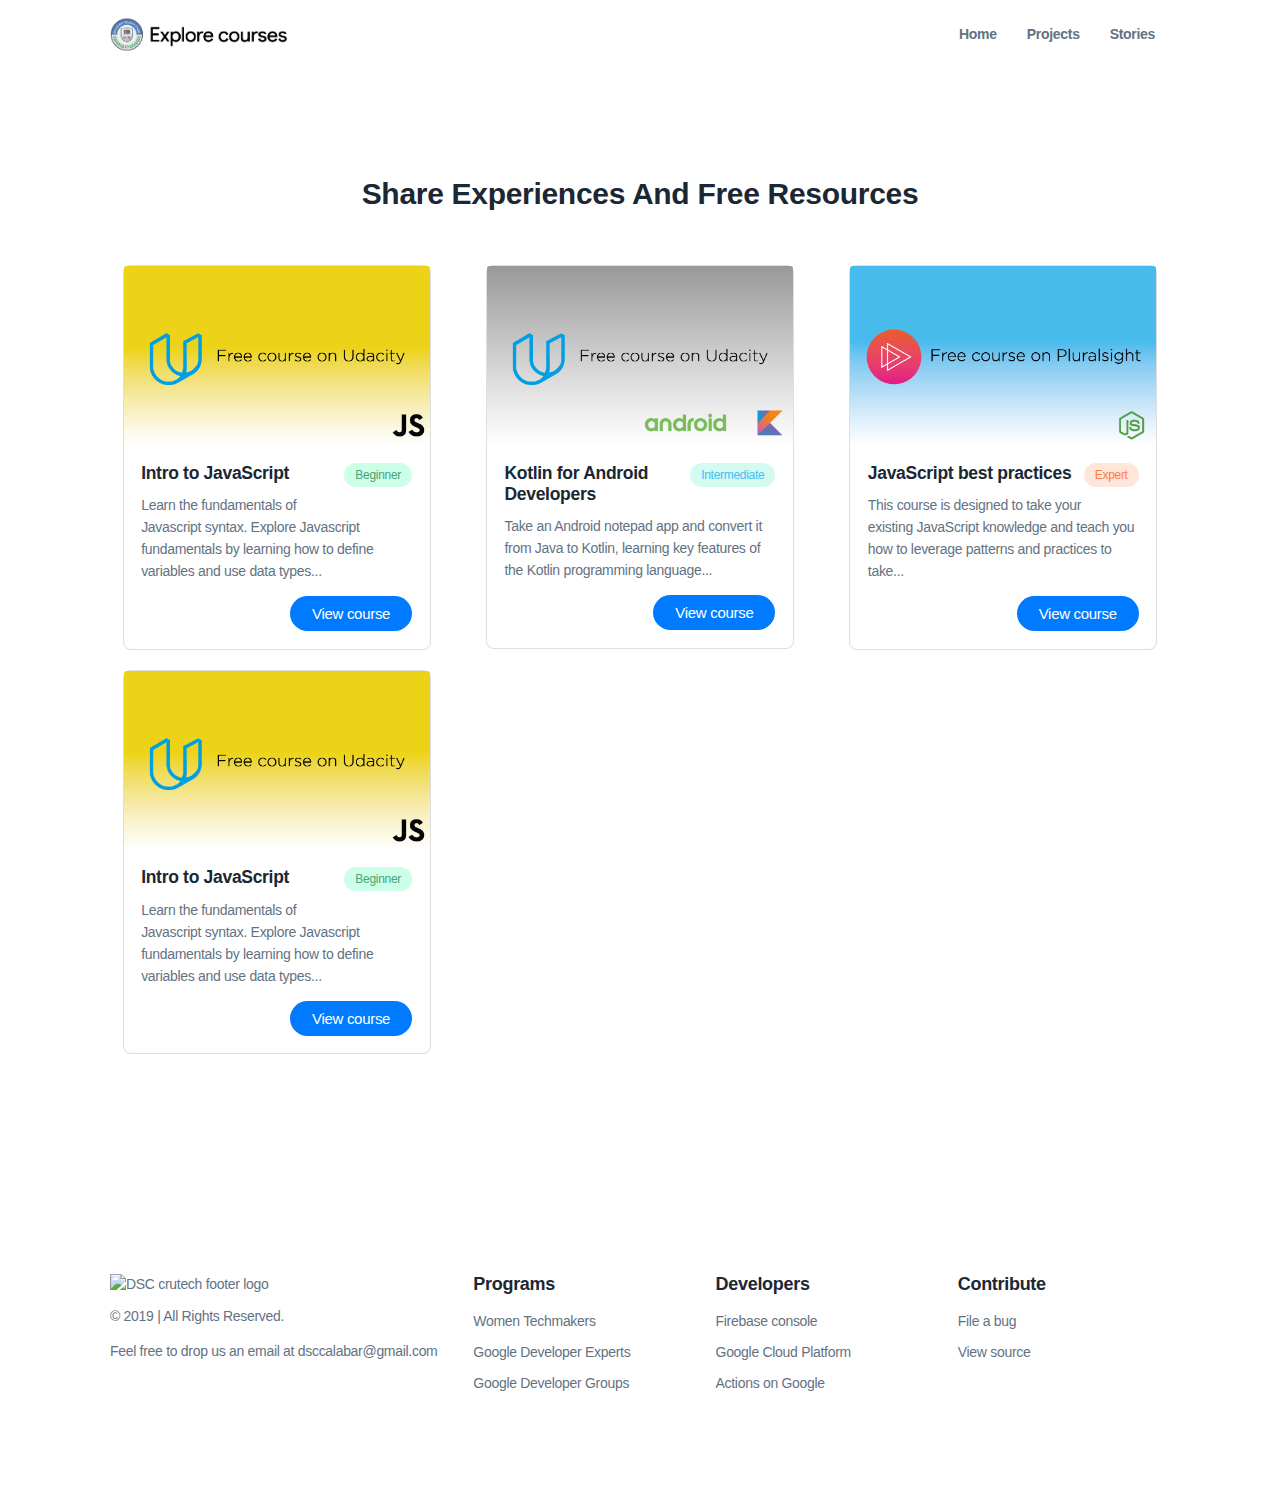
<file: public/learn.html>
<!DOCTYPE html>
<html lang="en">

<head>
    <meta charset="UTF-8">
    <meta http-equiv="X-UA-Compatible" content="ie=edge">
    <title>DSC Explore Courses</title>
    <meta name="viewport" content="width=device-width, initial-scale=1.0">
    <meta name="author" content="DSC University Name" />
    <meta name="description"
        content="Access exclusive content from all across the web to make you a better developer. All the content is free.">
    <meta name="keywords"
        content="dsc,developer student clubs, crutech, calabar, cross river university of technology, google developers, sub saharan africa, students, technology, computer science" />
    <link href="css/ionicons.min.css" rel="stylesheet">
    <link rel="manifest" href="manifest.json">
    <meta name="theme-color" content="#2F5BE7" />
    <link rel="icon" href="images/icon.png" type="image/png" />
    <link rel="stylesheet" href="css/owl.carousel.min.css">
    <link rel="stylesheet" href="css/bootstrap.min.css">
    <link href='https://fonts.googleapis.com/css?family=Google+Sans:400,500,700|Material+Icons' rel='stylesheet'
        type='text/css'>
    <link rel="stylesheet" href="https://use.fontawesome.com/releases/v5.2.0/css/all.css"
        integrity="sha384-hWVjflwFxL6sNzntih27bfxkr27PmbbK/iSvJ+a4+0owXq79v+lsFkW54bOGbiDQ" crossorigin="anonymous">
    <link rel="stylesheet" href="css/styles.css">
    <link rel="stylesheet" href="css/responsive.css">
    <!-- Google Analytics -->
    <script>
        (function (i, s, o, g, r, a, m) {
            i['GoogleAnalyticsObject'] = r;
            i[r] = i[r] || function () {
                (i[r].q = i[r].q || []).push(arguments)
            }, i[r].l = 1 * new Date();
            a = s.createElement(o),
                m = s.getElementsByTagName(o)[0];
            a.async = 1;
            a.src = g;
            m.parentNode.insertBefore(a, m)
        })(window, document, 'script', 'https://www.google-analytics.com/analytics.js', 'ga');
        ga('create', 'UA-124904500-1', 'auto');
        ga('send', 'pageview');
    </script>
    <!-- End Google Analytics -->
</head>

<body class="x-hidden has-sticky-header">
    <nav class="navbar navbar-expand-lg fixed-top custom-menu custom-menu__light">
        <div class="container">
            <a class="navbar-brand" href="#">
                <img src="images/tutorial.png" height="35" alt="Image">
            </a>
            <button class="navbar-toggler" type="button" data-toggle="collapse" data-target="#navbarSupportedContent"
                aria-controls="navbarSupportedContent" aria-expanded="false" aria-label="Toggle navigation">
                <span class="menu-icon__circle">
                </span>
                <span class="menu-icon">
                    <span class="menu-icon__bar"></span>
                    <span class="menu-icon__bar"></span>
                    <span class="menu-icon__bar"></span>
                </span>
            </button>
            <div class="collapse navbar-collapse" id="navbarSupportedContent">
                <ul class="navbar-nav ml-lg-auto">
                    <li class="nav-item active">
                        <a class="nav-link" href="index.html">Home
                            <span class="sr-only">(current)</span>
                        </a>
                    </li>
                    <li class="nav-item"><a href="projects.html" class="nav-link">Projects</a></li>
                    <li class="nav-item"><a href="https://medium.com/search?q=dsccalabar" class="nav-link">Stories</a>
                    </li>
                </ul>

            </div>
        </div>
    </nav>


    <section id="web" class="section-spacer">

        <header class="section-header text-center">
            <h2 class="section-title">Share experiences and free resources</h2>
        </header>

        <div class="container">
            <div class="row">

                <div class="col-md-4 col-12">
                    <div class="card course-card" style="width: 22rem;">
                        <img class="card-img-top" src="images/assets/courses/intro-js.png" alt="Card image cap">
                        <div class="card-body">
                            <p class="tagging beginner float-right">Beginner</p>
                            <h5 class="card-title">Intro to JavaScript</h5>
                            <p class="card-text">
                                Learn the fundamentals of Javascript syntax.
                                Explore Javascript fundamentals by learning how to define variables and use data
                                types...
                            </p>
                            <a href="https://www.udacity.com/course/intro-to-javascript--ud803"
                                class="button float-right" target="_blank" rel="noopener noreferrer">View course</a>
                        </div>
                    </div>
                </div>

                <div class="col-md-4 col-12">
                    <div class="card course-card" style="width: 22rem;">
                        <img class="card-img-top" src="images/assets/courses/kotlin.png" alt="Card image cap">
                        <div class="card-body">
                            <p class="tagging intermediate float-right">Intermediate</p>
                            <h5 class="card-title">Kotlin for Android Developers</h5>
                            <p class="card-text">

                                Take an Android notepad app and convert it from Java to Kotlin,
                                learning key features of the Kotlin programming language...
                            </p>
                            <a href="https://classroom.udacity.com/courses/ud888" class="button float-right"
                                target="_blank" rel="noopener noreferrer">View
                                course</a>
                        </div>
                    </div>
                </div>

                <div class="col-md-4 col-12">
                    <div class="card course-card" style="width: 22rem;">
                        <img class="card-img-top" src="images/assets/courses/best-prac.png" alt="Card image cap">
                        <div class="card-body">
                            <p class="tagging expert float-right">Expert</p>
                            <h5 class="card-title">JavaScript best practices</h5>
                            <p class="card-text">
                                This course is designed to take your existing JavaScript knowledge and teach you how to
                                leverage patterns and practices to take...
                            </p>
                            <a href="https://app.pluralsight.com/player?course=javascript-best-practices&author=jonathan-mills&name=javascript-best-practices"
                                class="button float-right" target="_blank" rel="noopener noreferrer">View course</a>
                        </div>
                    </div>
                </div>

                <div class="col-md-4 col-12">
                    <div class="card course-card" style="width: 22rem;">
                        <img class="card-img-top" src="images/assets/courses/intro-js.png" alt="Card image cap">
                        <div class="card-body">
                            <p class="tagging beginner float-right">Beginner</p>
                            <h5 class="card-title">Intro to JavaScript</h5>
                            <p class="card-text">
                                Learn the fundamentals of Javascript syntax.
                                Explore Javascript fundamentals by learning how to define variables and use data
                                types...
                            </p>
                            <a href="https://www.udacity.com/course/intro-to-javascript--ud803"
                                class="button float-right" target="_blank" rel="noopener noreferrer">View course</a>
                        </div>
                    </div>
                </div>
            </div>
        </div>
    </section>

    <footer class="section-spacer footer-section">
        <div class="container">
            <div class="row flex-column-reverse flex-sm-row flex-lg-row">
                <div class="col-md-4 col-12">
                    <div class="footer-widget first-of-footer-widget">
                        <img data-src="images/footer-logo.png" class="logo-sm mb-10" alt="DSC crutech footer logo">
                        <p>&copy; 2019 | All Rights Reserved.</p>
                        <span>Feel free to drop us an email at </span>
                        <a href="mailto:dsccalabar@gmail.com">dsccalabar@gmail.com</a>
                        <ul class="social-list__inline mt-10">
                            <li>
                                <a href="https://twitter.com/CalabarDsc" target="_blank" rel="noopener">
                                    <i class="fab fa-twitter"></i>
                                </a>
                            </li>
                            <li>
                                <a href="https://github.com/DscCrutechCalabar/" target="_blank" rel="noopener">
                                    <i class="fab fa-github"></i>
                                </a>
                            </li>
                            <!-- <li>
                                <a href="">
                                    <i class="fab fa-slack"></i>
                                </a>
                            </li> -->
                            <li>
                                <a href="https://www.youtube.com/user/GoogleDevelopers" target="_blank" rel="noopener">
                                    <i class="fab fa-youtube"></i>
                                </a>
                            </li>
                        </ul>
                    </div>
                </div>
                <div class="col-md-8 col-sm-10">
                    <div class="row">
                        <div class="col-md-4 col-6">
                            <div class="footer-widget">
                                <h4 class="footer-widget__title">Programs</h4>
                                <ul class="list-unstyled">
                                    <li>
                                        <a href="https://www.womentechmakers.com/" target="_blank"
                                            rel="noreferrer">Women
                                            Techmakers</a>
                                    </li>
                                    <li>
                                        <a href="https://developers.google.com/experts/" target="_blank"
                                            rel="noreferrer">Google Developer Experts</a>
                                    </li>
                                    <li>
                                        <a href="https://developers.google.com/programs/community/" target="_blank"
                                            rel="noreferrer">Google Developer Groups</a>
                                    </li>
                                </ul>
                            </div>
                        </div>
                        <div class="col-md-4 col-6">
                            <div class="footer-widget">
                                <h4 class="footer-widget__title">Developers</h4>
                                <ul>
                                    <li class="list-unstyled">
                                    <li>
                                        <a href="https://console.firebase.google.com/" target="_blank"
                                            rel="noreferrer">Firebase console</a>
                                    </li>
                                    <li>
                                        <a href="https://console.cloud.google.com/" target="_blank"
                                            rel="noreferrer">Google
                                            Cloud Platform</a>
                                    </li>
                                    <li>
                                        <a href="https://console.actions.google.com/" target="_blank"
                                            rel="noreferrer">Actions on Google</a>
                                    </li>
                                </ul>
                            </div>
                        </div>
                        <div class="col-md-4">
                            <div class="footer-widget">
                                <h4 class="footer-widget__title">Contribute</h4>
                                <ul class="list-unstyled">
                                    <li>
                                        <a href="https://github.com/kelvinkamau/Vibranium/issues/new?template=documentation-bug.md"
                                            target="_blank" rel="noreferrer">File a bug</a>
                                    </li>
                                    <li>
                                        <a href="https://github.com/kelvinkamau/Vibranium" target="_blank"
                                            rel="noreferrer">View source</a>
                                    </li>
                                </ul>
                            </div>
                        </div>
                    </div>
                </div>
            </div>
        </div>
    </footer><a href="#" id="scroll" style="display: none;"><i class="fas fa-angle-up"></i></a>
    <script src="js/vendors/jquery.min.js"></script>
    <script src="js/vendors/bootstrap.bundle.min.js"></script>
    <script src="js/vendors/jquery.magnific-popup.min.js"></script>
    <script src="js/vendors/jquery.easing.min.js"></script>
    <script src="js/vendors/swiper.min.js"></script>
    <script src="js/custom.js"></script>
</body>

</html>
</file>
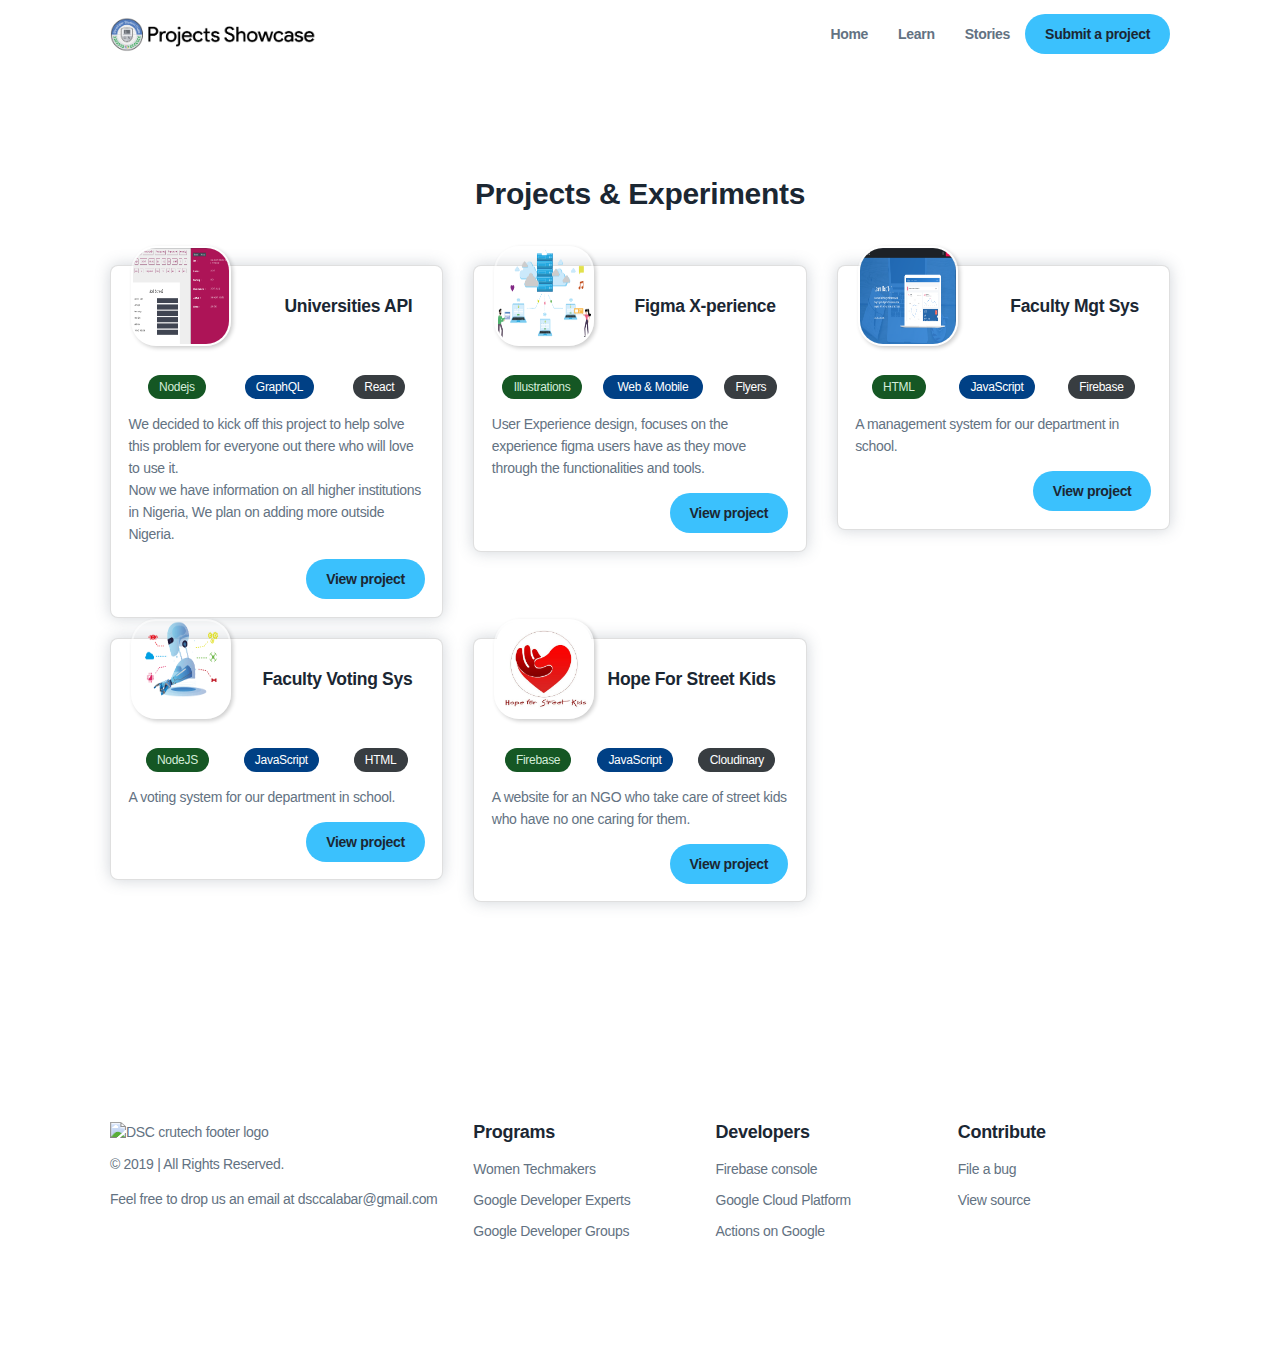
<file: public/projects.html>
<!DOCTYPE html>
<html lang="en">

<head>
    <meta charset="UTF-8">
    <meta http-equiv="X-UA-Compatible" content="ie=edge">
    <title>DSC Projects Showcase</title>
    <meta name="viewport" content="width=device-width, initial-scale=1.0">
    <meta name="author" content="DSC University Name" />
    <meta name="description"
        content="Discover edgy project built by our Developer Student Club for our local community.">
    <meta name="keywords"
        content="dsc,developer student clubs,google developers, sub saharan africa, students, technology, computer science" />
    <meta name="theme-color" content="#2F5BE7" />

    <link href="css/ionicons.min.css" rel="stylesheet">
    <link rel="manifest" href="manifest.json">
    <link rel="icon" href="images/icon.png" type="image/png" />
    <link rel="stylesheet" href="css/owl.carousel.min.css">
    <link rel="stylesheet" href="css/bootstrap.min.css">
    <link href='https://fonts.googleapis.com/css?family=Google+Sans:400,500,700|Material+Icons' rel='stylesheet'
        type='text/css'>
    <link rel="stylesheet" href="https://use.fontawesome.com/releases/v5.2.0/css/all.css"
        integrity="sha384-hWVjflwFxL6sNzntih27bfxkr27PmbbK/iSvJ+a4+0owXq79v+lsFkW54bOGbiDQ" crossorigin="anonymous">
    <link rel="stylesheet" href="css/styles.css">
    <link rel="stylesheet" href="css/responsive.css">

    <!-- Google Analytics -->
    <script>
        (function (i, s, o, g, r, a, m) {
            i['GoogleAnalyticsObject'] = r;
            i[r] = i[r] || function () {
                (i[r].q = i[r].q || []).push(arguments)
            }, i[r].l = 1 * new Date();
            a = s.createElement(o),
                m = s.getElementsByTagName(o)[0];
            a.async = 1;
            a.src = g;
            m.parentNode.insertBefore(a, m)
        })(window, document, 'script', 'https://www.google-analytics.com/analytics.js', 'ga');
        ga('create', 'UA-124904500-1', 'auto');
        ga('send', 'pageview');
    </script>
    <!-- End Google Analytics -->

</head>

<body class="x-hidden has-sticky-header">
    <nav class="navbar navbar-expand-lg fixed-top custom-menu custom-menu__light">
        <div class="container">
            <a class="navbar-brand" href="#">
                <img src="images/showcase.png" height="35" alt="Image">
            </a>
            <button class="navbar-toggler" type="button" data-toggle="collapse" data-target="#navbarSupportedContent"
                aria-controls="navbarSupportedContent" aria-expanded="false" aria-label="Toggle navigation">
                <span class="menu-icon__circle">
                </span>
                <span class="menu-icon">
                    <span class="menu-icon__bar"></span>
                    <span class="menu-icon__bar"></span>
                    <span class="menu-icon__bar"></span>
                </span>
            </button>
            <div class="collapse navbar-collapse" id="navbarSupportedContent">
                <ul class="navbar-nav ml-lg-auto">
                    <li class="nav-item active">
                        <a class="nav-link" href="index.html">Home
                            <span class="sr-only">(current)</span>
                        </a>
                    </li>
                    <li class="nav-item"><a href="learn.html" target="_blank" rel="noopener noreferrer"
                            class="nav-link">Learn</a></li>
                    <li class="nav-item"><a href="https://medium.com/search?q=dsccalabar" target="_blank"
                            rel="noopener noreferrer" class="nav-link">Stories</a></li>
                </ul>
                <div class="custom-menu__right">
                    <a href="#" class="btn btn-primary btn-pills" target="_blank">Submit a project</a>
                </div>
            </div>
        </div>
    </nav>


    <section id="web" class="section-spacer">

        <header class="section-header text-center">
            <h2 class="section-title"> Projects & experiments</h2>
        </header>

        <div class="container">
            <div class="row">
                <div class="col-md-4 col-12">
                    <div class="card project-card">

                        <div class="cardheader">
                            <div class="img-top">
                                <img src="images/assets/projects/uniAPI.png" alt="Card image cap">
                            </div>
                            <h5 class="card-title">Universities API</h5>
                        </div>

                        <div class="card-body">
                            <div class="project-tag">
                                <p class="tagging stack1 ">Nodejs</p>
                                <p class="tagging stack2 ">GraphQL</p>
                                <p class="tagging stack3 ">React</p>

                            </div>
                            <p class="card-text">

                                We decided to kick off this project to
                                help solve this problem for everyone out there who will love to use it.
                                <br />
                                Now we have information on all higher institutions in Nigeria, We plan on adding more
                                outside Nigeria.
                            </p>

                            <a href="http://universities-api.herokuapp.com/" class="btn btn-primary float-right">View
                                project</a>
                        </div>
                    </div>
                </div>
                <div class="col-md-4 col-12">
                    <div class="card project-card">
                        <div class="cardheader">
                            <div class="img-top">
                                <img src="images/assets/technologies/cloud.png" alt="Card image cap">
                            </div>
                            <h5 class="card-title">Figma X-perience</h5>
                        </div>

                        <div class="card-body">
                            <div class="project-tag">
                                <p class="tagging stack1 ">Illustrations</p>
                                <p class="tagging stack2 ">Web & Mobile Designs</p>
                                <p class="tagging stack3 ">Flyers</p>
                            </div>
                            <p class="card-text">
                                User Experience design, focuses on the experience figma users have as they move through
                                the functionalities and tools.

                            </p>

                            <a href="#" class="btn btn-primary float-right">View project</a>
                        </div>
                    </div>
                </div>
                <div class="col-md-4 col-12">
                    <div class="card project-card">
                        <div class="cardheader">
                            <div class="img-top">
                                <img src="images/assets/projects/tutorio.png" alt="Card image cap">
                            </div>
                            <h5 class="card-title">Faculty Mgt Sys</h5>
                        </div>

                        <div class="card-body">
                            <div class="project-tag">
                                <p class="tagging stack1 ">HTML</p>
                                <p class="tagging stack2 ">JavaScript</p>
                                <p class="tagging stack3 ">Firebase</p>
                            </div>
                            <p class="card-text">
                                A management system for our department in school.
                            </p>

                            <a href="https://github.com/godswillokokon/tutorio" class="btn btn-primary float-right">View
                                project</a>
                        </div>
                    </div>
                </div>
                <div class="col-md-4 col-12">
                    <div class="card project-card">
                        <div class="cardheader">
                            <div class="img-top">
                                <img src="images/assets/technologies/mi.png" alt="Card image cap">
                            </div>
                            <h5 class="card-title">Faculty Voting Sys</h5>
                        </div>

                        <div class="card-body">
                            <div class="project-tag">
                                <p class="tagging stack1 ">NodeJS</p>
                                <p class="tagging stack2 ">JavaScript</p>
                                <p class="tagging stack3 ">HTML</p>
                            </div>
                            <p class="card-text">
                                A voting system for our department in school.
                            </p>

                            <a href="#" class="btn btn-primary float-right">View
                                project</a>
                        </div>
                    </div>
                </div>
                <div class="col-md-4 col-12">
                    <div class="card project-card">
                        <div class="cardheader">
                            <div class="img-top">
                                <img src="images/assets/projects/HFSK.jpg" alt="Card image cap">
                            </div>
                            <h5 class="card-title">Hope For Street Kids</h5>
                        </div>

                        <div class="card-body">
                            <div class="project-tag">
                                <p class="tagging stack1 ">Firebase</p>
                                <p class="tagging stack2 ">JavaScript</p>
                                <p class="tagging stack3 ">Cloudinary</p>
                            </div>
                            <p class="card-text">
                                A website for an NGO who take care of street kids who have no one caring for them.
                            </p>

                            <a href="#" class="btn btn-primary float-right">View
                                project</a>
                        </div>
                    </div>
                </div>
            </div>
        </div>
    </section>



    <footer class="section-spacer footer-section">
        <div class="container">
            <div class="row flex-column-reverse flex-sm-row flex-lg-row">
                <div class="col-md-4 col-12">
                    <div class="footer-widget first-of-footer-widget">
                        <img data-src="images/footer-logo.png" class="logo-sm mb-10" alt="DSC crutech footer logo">
                        <p>&copy; 2019 | All Rights Reserved.</p>
                        <span>Feel free to drop us an email at </span>
                        <a href="mailto:dsccalabar@gmail.com">dsccalabar@gmail.com</a>
                        <ul class="social-list__inline mt-10">
                            <li>
                                <a href="https://twitter.com/CalabarDsc" target="_blank" rel="noopener">
                                    <i class="fab fa-twitter"></i>
                                </a>
                            </li>
                            <li>
                                <a href="https://github.com/DscCrutechCalabar/" target="_blank" rel="noopener">
                                    <i class="fab fa-github"></i>
                                </a>
                            </li>
                            <!-- <li>
                                <a href="">
                                    <i class="fab fa-slack"></i>
                                </a>
                            </li> -->
                            <li>
                                <a href="https://www.youtube.com/user/GoogleDevelopers" target="_blank" rel="noopener">
                                    <i class="fab fa-youtube"></i>
                                </a>
                            </li>
                        </ul>
                    </div>
                </div>
                <div class="col-md-8 col-sm-10">
                    <div class="row">
                        <div class="col-md-4 col-6">
                            <div class="footer-widget">
                                <h4 class="footer-widget__title">Programs</h4>
                                <ul class="list-unstyled">
                                    <li>
                                        <a href="https://www.womentechmakers.com/" target="_blank"
                                            rel="noreferrer">Women
                                            Techmakers</a>
                                    </li>
                                    <li>
                                        <a href="https://developers.google.com/experts/" target="_blank"
                                            rel="noreferrer">Google Developer Experts</a>
                                    </li>
                                    <li>
                                        <a href="https://developers.google.com/programs/community/" target="_blank"
                                            rel="noreferrer">Google Developer Groups</a>
                                    </li>
                                </ul>
                            </div>
                        </div>
                        <div class="col-md-4 col-6">
                            <div class="footer-widget">
                                <h4 class="footer-widget__title">Developers</h4>
                                <ul>
                                    <li class="list-unstyled">
                                    <li>
                                        <a href="https://console.firebase.google.com/" target="_blank"
                                            rel="noreferrer">Firebase console</a>
                                    </li>
                                    <li>
                                        <a href="https://console.cloud.google.com/" target="_blank"
                                            rel="noreferrer">Google
                                            Cloud Platform</a>
                                    </li>
                                    <li>
                                        <a href="https://console.actions.google.com/" target="_blank"
                                            rel="noreferrer">Actions on Google</a>
                                    </li>
                                </ul>
                            </div>
                        </div>
                        <div class="col-md-4">
                            <div class="footer-widget">
                                <h4 class="footer-widget__title">Contribute</h4>
                                <ul class="list-unstyled">
                                    <li>
                                        <a href="https://github.com/kelvinkamau/Vibranium/issues/new?template=documentation-bug.md"
                                            target="_blank" rel="noreferrer">File a bug</a>
                                    </li>
                                    <li>
                                        <a href="https://github.com/kelvinkamau/Vibranium" target="_blank"
                                            rel="noreferrer">View source</a>
                                    </li>
                                </ul>
                            </div>
                        </div>
                    </div>
                </div>
            </div>
        </div>
    </footer>
    <a href="#" id="scroll" style="display: none;"><i class="fas fa-angle-up"></i></a>
    <script src="js/vendors/jquery.min.js"></script>
    <script src="js/vendors/bootstrap.bundle.min.js"></script>
    <script src="js/vendors/jquery.magnific-popup.min.js"></script>
    <script src="js/vendors/jquery.easing.min.js"></script>
    <script src="js/vendors/swiper.min.js"></script>
    <script src="js/vendors/owl.carousel.min.js"></script>
    <script src="js/custom.js"></script>
</body>

</html>
</file>
<file: public/css/responsive.css>
/*
==========================
RESPONSIVES
==========================
*/
@media (max-width: 992px) {
  .content {
    padding-top: 50px;
    padding-bottom: 100px;
  }
  .navbar-collapse {
    background: #fff;
    padding-bottom: 20px;
    -webkit-box-shadow: 0 15px 10px rgba(0, 0, 0, 0.1);
            box-shadow: 0 15px 10px rgba(0, 0, 0, 0.1);
    -webkit-transition: all 0.4s cubic-bezier(0.17, 0.25, 0.56, 1.03);
    transition: all 0.4s cubic-bezier(0.17, 0.25, 0.56, 1.03);
    border-radius: 5px;
    margin-top: 10px;
  }
  .navbar-nav {
    padding: 30px 0 0;
  }
  .navbar-toggler {
    z-index: 200;
  }
  .custom-menu .custom-menu__right {
    margin: 0;
    width: 100%;
    padding-top: 20px;
    padding-bottom: 20px;
    text-align: center;
  }
  .custom-menu .custom-menu__right .assistive-text {
    display: block;
    margin-top: 10px;
  }
  .custom-menu .current {
    color: #2FE7B1;
  }
  /* team SLIDER */
  .team-slider__indicators {
    display: -webkit-box;
    display: -ms-flexbox;
    display: flex;
    -webkit-box-align: center;
        -ms-flex-align: center;
            align-items: center;
    -webkit-box-pack: center;
        -ms-flex-pack: center;
            justify-content: center;
    margin-bottom: 0;
    margin-top: 50px;
  }
  .team-slider__indicators .owl-dot {
    height: 1px;
    width: 30%;
    margin: 0;
  }
  .mfp-close {
    left: 50%  ;
    -webkit-transform: translateX(-50%)  ;
            transform: translateX(-50%)  ;
    top: auto  ;
    bottom: -80px  ;
  }
  .section-screens__inner {
    margin-bottom: 50px;
  }
}

@media (max-width: 768px) {
  .section-spacer {
    padding: 80px 0;
  }
  .input-group {
    -webkit-box-orient: vertical;
    -webkit-box-direction: normal;
        -ms-flex-direction: column;
            flex-direction: column;
  }
  .input-group .form-control {
    border: 1px solid #1B2733  ;
    width: 100%;
    margin-bottom: 10px;
    border-top-right-radius: 2px  ;
    border-bottom-right-radius: 2px  ;
  }
  .input-group .btn {
    border-top-left-radius: 2px  ;
    border-bottom-left-radius: 2px  ;
  }
  .workshops-single {
    margin-bottom: 40px;
  }
  .callout {
    -webkit-box-orient: vertical;
    -webkit-box-direction: normal;
        -ms-flex-direction: column;
            flex-direction: column;
  }
  .first-of-footer-widget {
    margin-top: 30px;
    width: 100%;
    text-align: center;
  }
  .footer-widget {
    margin-bottom: 30px;
  }
}

@media (min-width: 768px) {
  .client-logo {
    width: calc(20% - 13px);
    margin: 0 auto;
    padding: 0 35px;
  }
}

@media (max-width: 576px) {
  .has-sticky-header {
    padding-top: 50px;
  }
  .container {
    padding-right: 15px;
    padding-left: 15px;
  }
  .hero-content {
    padding-top: 40px;
    text-align: center;
  }
  .hero-figure {
    margin-top: 20px;
  }
  .hero-form {
    text-align: center;
  }
  .hero-form .input-group .btn {
    padding: 15px 20px;
    margin-left: 0;
  }
  .section-screens__inner {
    margin-bottom: 140px;
    padding-bottom: 120px;
  }
  /* Feature Cards */
  .feature-card {
    margin-bottom: 50px;
  }
  .feature-title {
    font-size: 1rem;
    margin-bottom: 5px;
  }
  /* Content--Card */
  .feature-list-wrapper .btn-link {
    width: 100%;
    -webkit-box-pack: center;
        -ms-flex-pack: center;
            justify-content: center;
    -webkit-box-align: center;
        -ms-flex-align: center;
            align-items: center;
  }
  .feature-list-image {
    margin-bottom: 30px;
    display: block;
    height: 100%;
    margin-left: auto;
    margin-right: auto;
    overflow: hidden;
  }
  .feature-list-image img {
    max-width: 80%;
    margin-left: auto;
    margin-right: auto;
    display: block;
  }
  /* Screens slider */
  .team-item {
    margin: 0;
  }
  .team-item__thumb {
    -ms-flex-item-align: center;
        align-self: center;
    width: 100%;
    margin-top: 50px;
  }
  .team-item__image {
    margin-left: auto;
    margin-right: auto;
  }
  /*
  FOOTER
  */
  .footer {
    margin-bottom: 20px;
  }
  .footer ul {
    padding: 0;
  }
  .First-of-Footer-Widget {
    margin-top: 20px;
  }
}
</file>
<file: public/css/styles.css>
html,
body {
  -webkit-font-smoothing: antialiased;
  -moz-osx-font-smoothing: grayscale;
  text-rendering: optimizeLegibility;
}

:root {
  font-size: 14px;
}

body {
  font-family: "Google Sans", sans-serif;
  font-size: 1rem;
  color: #637282;
  overflow-x: hidden;
  font-weight: normal;
  letter-spacing: -.3px;
}

.has-sticky-header {
  padding-top: 72px;
}

first-letter {
  color: #557DBF;
  font-weight: 400
}

second-letter {
  color: #FBBC12;
  font-weight: 400;
}

third-letter {
  color: #E1382B;
  font-weight: 400;
}

forth-letter {
  color: #189E59;
  font-weight: 400;
}

a {
  line-height: 1;
  color: #2F5BE7;
}

button,
.btn {
  outline: none;
  border: 0;
}

button:focus,
.btn:focus {
  -webkit-box-shadow: none;
  box-shadow: none;
}

h1,
h2,
h3,
h4,
h5,
h6,
.h1,
.h2,
.h3,
.h4,
.h5,
.h6 {
  color: #1B2733;
  font-family: "Google Sans", sans-serif;
  font-weight: 700;
}

h2 {
  font-size: 25px
}

h1 {
  line-height: 32px;
}

h2,
.h2 {
  line-height: 1.44;
}

p {
  font-size: 14px;
  line-height: 22px;
}

.lead {
  font-weight: normal;
  line-height: 29px;
  text-align: left;
}

@media only screen and (max-width: 600px) {
  .lead {
    font-size: 16px;
  }
  .vanish {
    display: none;
  }
  .zuri {
    text-align: left;
    line-height: 1.5;
  }
}

.text-warning {
  color: #FD7D44;
}

.content {
  padding-top: 100px;
  padding-bottom: 100px;
}

.container {
  max-width: 1100px;
  width: 100%;
  padding-right: 20px;
  padding-left: 20px;
}

.section-spacer {
  padding: 100px 0;
}

.cta__large {
  max-width: 450px;
}

.section-header {
  margin-bottom: 50px;
  padding-right: 10px;
  padding-left: 10px;
}

.section-title {
  text-transform: capitalize;
}

.section-title-custom {
  text-transform: none;
}

.section-subtitle {
  font-size: 15px;
  color: #637282;
}

.assistive-text {
  font-size: 12px;
}

.list-circle {
  list-style-type: none;
  padding: 0;
}

.list-circle li {
  position: relative;
  font-size: 16px;
  font-weight: 500;
  display: -webkit-box;
  display: -ms-flexbox;
  display: flex;
  -webkit-box-align: center;
  -ms-flex-align: center;
  align-items: center;
  padding-left: 8px;
  margin-bottom: 15px;
}

.list-circle li:last-child {
  margin: 0;
}

.list-circle li:before {
  content: '';
  width: 8px;
  height: 8px;
  border-radius: 50%;
  background: rgba(47, 91, 231, 0.8);
  -webkit-box-shadow: 0 0 0 7px rgba(47, 91, 231, 0.1);
  box-shadow: 0 0 0 7px rgba(47, 91, 231, 0.1);
  display: inline-block;
  margin-right: 20px;
  vertical-align: middle;
}

#loading {
  position: fixed;
  left: 0;
  top: 0;
  width: 100%;
  height: 100%;
  background-color: #fff;
  z-index: 10000;
}

#loading .ripple {
  width: 60px;
  height: 60px;
  border-radius: 50%;
  position: absolute;
  top: calc(50% - 30px);
  left: calc(50% - 30px);
  -webkit-animation-name: ripple;
  animation-name: ripple;
  -webkit-animation-duration: 1s;
  animation-duration: 1s;
  -webkit-animation-timing-function: ease-in-out;
  animation-timing-function: ease-in-out;
  animation-direction: alternate-reverse;
  -webkit-animation-iteration-count: infinite;
  animation-iteration-count: infinite;
  -webkit-transform: scale(0);
  transform: scale(0);
  opacity: 0.6;
}

#loading .ripple1 {
  background-color: rgba(47, 231, 177, 0.4);
}

#loading .ripple2 {
  -webkit-animation-delay: -250ms;
  animation-delay: -250ms;
  background-color: rgba(47, 231, 177, 0.5);
}

#loading .ripple3 {
  -webkit-animation-delay: -500ms;
  animation-delay: -500ms;
  background-color: rgba(47, 91, 231, 0.6);
}

#loading .ripple4 {
  -webkit-animation-delay: -750ms;
  animation-delay: -750ms;
  background-color: #2F5BE7;
}

@-webkit-keyframes ripple {
  to {
    -webkit-transform: scale(1);
    transform: scale(1);
  }
}

@keyframes ripple {
  to {
    -webkit-transform: scale(1);
    transform: scale(1);
  }
}

.btn {
  padding: 8px 20px;
  border: 0;
  color: #1B2733;
  -webkit-transition: all .5s ease-in-out;
  transition: all .5s ease-in-out;
  line-height: 24px;
  font-weight: 700;
  border-radius: 2px;
  font-family: "Google Sans", sans-serif;
}

.btn-default {
  background: #fff;
  color: #637282;
}

.btn-default:hover,
.btn-default:focus,
.btn-default:visited {
  color: #1B2733;
}

.btn-primary {
  background: #3BC1FD;
  color: #1B2733;
}

.btn-primary:hover,
.btn-primary:focus,
.btn-primary:visited {
  background: #3BC1FD;
  color: #FFFFFF;
}

.btn-secondary {
  background: #2F5BE7;
  color: #fff;
  font-weight: 200;
  font-size: 16px;
}

.btn-secondary:hover,
.btn-secondary:focus,
.btn-secondary:visited {
  background-color: #153bb5;
  color: #8af2d3;
  -webkit-box-shadow: -5px 5px 0 rgba(47, 231, 177, 0.8);
  box-shadow: -5px 5px 0 rgba(47, 231, 177, 0.8);
}

.btn-link {
  padding: 0;
}

.btn-link .icon {
  margin-left: 10px;
  display: inline-block;
  vertical-align: middle;
  -webkit-transition: all .3s ease-in-out;
  transition: all .3s ease-in-out;
}

.btn-link:hover {
  text-decoration: none;
}

.btn-link:hover .icon {
  margin-left: 15px;
}

.btn-link--primary {
  color: #3BC1FD;
}

.btn-link--secondary {
  color: #2F5BE7;
}

.btn-lg {
  font-size: 18px;
  padding: 10px 20px;
}

.btn-cta {
  max-width: 250px;
  width: 100%;
  font-size: 18px;
  padding: 15px 20px;
}

.btn-has-icon {
  display: -webkit-inline-box;
  display: -ms-inline-flexbox;
  display: inline-flex;
  -webkit-box-align: center;
  -ms-flex-align: center;
  align-items: center;
}

.btn-has-icon .u-icon {
  text-align: center;
}

.icon-on__left .u-icon {
  margin-right: 10px;
}

.btn-pills {
  border-radius: 50px;
}

.btn-light {
  background: #fff;
  color: #637282;
}

.social-btn {
  display: -webkit-inline-box;
  display: -ms-inline-flexbox;
  display: inline-flex;
  -webkit-box-align: center;
  -ms-flex-align: center;
  align-items: center;
  -webkit-box-pack: center;
  -ms-flex-pack: center;
  justify-content: center;
  padding: 8px;
  -webkit-box-shadow: 0 3px 4px 0 rgba(0, 0, 0, 0.25);
  box-shadow: 0 3px 4px 0 rgba(0, 0, 0, 0.25);
  color: #ffffff;
  font-weight: bold;
  text-transform: uppercase;
  border-radius: 2px;
  cursor: pointer;
}

.social-btn .icon-wrapper {
  margin-right: 10px;
  vertical-align: middle;
}

.social-btn .icon-wrapper i {
  font-size: 18px;
  display: inline-block;
  line-height: 1.2;
}

.social-btn .btn-text {
  letter-spacing: 0.2px;
}

.social-btn:hover {
  -webkit-box-shadow: 0 0 6px #4285f4;
  box-shadow: 0 0 6px #4285f4;
}

.social-btn:active {
  background: #1669F2;
}

.social-google-btn {
  background-color: #4285f4;
}

.form-group {
  position: relative;
}

.form-control {
  padding: 10px 18px;
  border-radius: 2px;
}

.form-control:focus {
  -webkit-box-shadow: -5px 5px rgba(0, 0, 0, 0.1);
  box-shadow: -5px 5px rgba(0, 0, 0, 0.1);
}

.form-input__pills {
  border-radius: 50px;
  border: 1px solid #F9F9F9;
  -webkit-box-shadow: 0 2px 5px 0 rgba(0, 0, 0, 0.1);
  box-shadow: 0 2px 5px 0 rgba(0, 0, 0, 0.1);
}

.input-group .form-control {
  border-top-right-radius: 0;
  border-bottom-right-radius: 0;
  border-top-color: #1B2733;
  border-bottom-color: #1B2733;
  border-left-color: #1B2733;
  border-right-color: transparent;
  margin: 0;
  height: 100%;
}

.input-group .btn {
  margin: 0;
  border: 0;
  -webkit-box-shadow: none;
  box-shadow: none;
  border-top-left-radius: 0;
  border-bottom-left-radius: 0;
}

.input-group .btn-primary:hover {
  -webkit-box-shadow: 5px 5px 0 0 #2F5BE7;
  box-shadow: 5px 5px 0 0 #2F5BE7;
}

.input-group .btn-secondary:hover {
  -webkit-box-shadow: 5px 5px 0 0 #3BC1FD;
  box-shadow: 5px 5px 0 0 #3BC1FD;
}

.tooltip-inner {
  background: #2F5BE7;
  -webkit-box-shadow: 0 0 1px 0 rgba(0, 0, 0, 0.1);
  box-shadow: 0 0 1px 0 rgba(0, 0, 0, 0.1);
  max-width: 300px;
  width: 100%;
  border-radius: 2px;
  opacity: 1;
  color: #ffffff;
}

.tooltip.bs-tooltip-auto[x-placement^=top] .arrow::before,
.tooltip.bs-tooltip-top .arrow::before,
.tooltip.bs-tooltip-auto[x-placement^=right] .arrow::before,
.tooltip.bs-tooltip-top .arrow::before,
.tooltip.bs-tooltip-auto[x-placement^=bottom] .arrow::before,
.tooltip.bs-tooltip-top .arrow::before,
.tooltip.bs-tooltip-auto[x-placement^=left] .arrow::before,
.tooltip.bs-tooltip-top .arrow::before {
  margin-left: -3px;
  content: "";
  border-width: 5px 5px 0;
  border-top-color: #2F5BE7;
  opacity: 1;
}

.event-card,
.project-card {
  -webkit-box-shadow: 0 0 15px rgba(99, 114, 130, 0.3);
  box-shadow: 0 0 15px rgba(99, 114, 130, 0.3);
  border-radius: 5px;
  margin: 0 auto 20px;
}

.course-card {
  width: 21rem;
  margin: 0 auto 20px;
}

/*project card syling*/

@media (min-width: 240px) and (max-width: 770px) {
  .project-card {
    margin-bottom: 50px;
    width: 21rem;
  }
}

.project-card .cardheader .img-top {
  position: relative;
  top: -20px;
  float: left;
  margin-bottom: -80px;
  margin-left: auto;
  margin-right: auto;
  transform: translate(20%);
}

.project-card .cardheader img {
  width: 100px;
  height: 100px;
  -webkit-border-radius: 25%;
  -moz-border-radius: 25%;
  border-radius: 25%;
  border: 2px solid rgba(255, 255, 255, 0.5);
  box-shadow: 2px 2px 4px rgba(0, 0, 0, 0.2);
}

.project-card .cardheader h5 {
  float: right;
  padding: 30px;
}

.project-tag {
  display: flex;
  justify-content: space-around;
}

.stack1 {
  background-color: #155724;
  color: #d4edda;
  border-color: #fff;
}

.stack2 {
  background-color: #004085;
  color: #fff;
  border-color: #b8daff;
}

.stack3 {
  background-color: #383d41;
  color: #fff;
  border-color: #d6d8db;
}

.project-card .btn {
  border-radius: 25px;
}

/*end project card styling*/

.card {
  float: none;
  border-radius: 8px;
}

.event-card {}

.tagging {
  display: inline-flex;
  border-radius: 15px;
  font-size: 12px;
  padding: 0 0.8rem;
  max-width: 100px;
  text-align: center;
  height: 24px;
  line-height: 24px;
}

.intermediate {
  background-color: rgba(47, 231, 177, 0.2);
  color: #3BC1FD;
}

.beginner {
  background-color: rgba(0, 255, 133, 0.2);
  color: #4AA277;
}

.expert {
  background-color: rgba(253, 125, 68, 0.2);
  color: #FD7D44;
}

.feature-card {
  -webkit-box-shadow: 0 0 15px rgba(99, 114, 130, 0.3);
  box-shadow: 0 0 15px rgba(99, 114, 130, 0.3);
  margin-bottom: 30px;
  padding: 25px 30px;
  border-radius: 5px;
  display: -webkit-box;
  display: -ms-flexbox;
  display: flex;
  -ms-flex-wrap: wrap;
  flex-wrap: wrap;
}

.feature-card .feature-card__body,
.feature-card .u-icon {
  -webkit-box-flex: 1;
  -ms-flex: 1;
  flex: 1;
}

.feature-card .u-icon {
  margin-right: 20px;
}

.feature-title {
  font-size: 16px;
  margin-bottom: 10px;
}

.content-card__body {
  padding: 10px;
}

.mfp-bg {
  background-color: rgba(27, 39, 51, 0.5);
}

.mfp-iframe {
  -webkit-box-shadow: none;
  box-shadow: none;
}

.mfp-close {
  background: #3BC1FD;
  display: inline-block;
  width: 48px;
  height: 48px;
  text-align: center;
  opacity: 1;
  line-height: 48px;
  padding: 0;
  right: -48px;
  top: 0;
  font-size: 48px;
  -webkit-transition: all .3s ease-in-out;
  transition: all .3s ease-in-out;
  outline: 0;
}

.mfp-close:hover {
  background-color: #15b586;
  -webkit-box-shadow: 5px -5px #3BC1FD;
  box-shadow: 5px -5px #3BC1FD;
}

.mfp-close:active,
.mfp-close:focus {
  color: #1B2733;
}

.form-group {
  margin-bottom: 20px;
}

.form-help {
  position: absolute;
  right: 0;
  top: 5px;
  font-size: 14px;
}

.form-button {
  margin: 15px auto;
}

.callout {
  display: -webkit-box;
  display: -ms-flexbox;
  display: flex;
  position: relative;
  z-index: 1;
  padding: 30px 20px;
}

.callout:before {
  content: '';
  position: absolute;
  width: 100%;
  height: 100%;
  background: rgba(27, 39, 51, 0.1);
  z-index: -1;
  opacity: .8;
  top: 0;
  left: 0;
  right: 0;
  bottom: 0;
  margin: auto;
}

.callout-content,
.callout-footer {
  -webkit-box-flex: 1;
  -ms-flex: 1;
  flex: 1;
  padding: 15px;
}

.callout-content {
  padding-right: 2;
}

.custom-menu {
  -webkit-transition: all .3s ease-in-out;
  transition: all .3s ease-in-out;
}

.custom-menu .nav-item .nav-link {
  padding: 20px 15px;
  text-transform: capitalize;
  color: #637282;
}

.custom-menu .nav-item .nav-link:hover {
  color: #1B2733;
}

.nav-item {
  font-weight: bold;
}

.custom-menu__light {
  background: #fff;
}

.event-button {
  background: #2F5BE7;
  font-weight: bold;
  color: #FFFFFF;
  padding: 8px 12px;
  border-radius: 50px;
  text-decoration: none;
}

.custom-menu__light .nav-link {
  color: #1B2733;
}

.custom-menu__light .navbar-toggler {
  border-color: transparent;
}

.navbar-toggler {
  padding: 0;
  width: 20px;
  height: 15px;
  position: relative;
}

.menu-icon {
  width: 100%;
  height: 100%;
  top: 50%;
  left: 50%;
  color: #000;
  -webkit-transform: translate(-50%, -50%);
  transform: translate(-50%, -50%);
  position: absolute;
}

.menu-icon__circle {
  width: 40px;
  height: 40px;
  border-radius: 50%;
  display: inline-block;
  background: #2F5BE7;
  -webkit-transition: all 0.4s ease-in-out;
  transition: all 0.4s ease-in-out;
  position: absolute;
  left: 50%;
  top: 50%;
  -webkit-transform: translate(-50%, -50%);
  transform: translate(-50%, -50%);
  z-index: -1;
}

.menu-icon__bar {
  width: 100%;
  height: 2px;
  border-radius: 50px;
  background: #fff;
  display: block;
  position: absolute;
  left: 0;
  -webkit-transition: all .25s ease-in-out;
  transition: all .25s ease-in-out;
}

.menu-icon__bar:nth-child(2) {
  top: 0;
  bottom: 0;
  margin: auto;
}

.menu-icon__bar:nth-child(3) {
  bottom: 0;
}

.navbar-toggler.menu-is-expanded {
  z-index: 1;
}

.navbar-toggler.menu-is-expanded .menu-icon__circle {
  -webkit-transform: scale(60);
  transform: scale(60);
  z-index: -1;
}

.navbar-toggler.menu-is-expanded .menu-icon__bar:first-child {
  -webkit-transform: translateY(7.5px) translateY(-50%) rotate(45deg);
  transform: translateY(7.5px) translateY(-50%) rotate(45deg);
}

.navbar-toggler.menu-is-expanded .menu-icon__bar:nth-child(2) {
  width: 0%;
  -webkit-transform: translateX(-100%);
  transform: translateX(-100%);
}

.navbar-toggler.menu-is-expanded .menu-icon__bar:last-child {
  -webkit-transform: translateY(-7.5px) translateY(50%) rotate(-45deg);
  transform: translateY(-7.5px) translateY(50%) rotate(-45deg);
}

.navbar-brand {
  z-index: 200;
}

.navbar-collapse {
  z-index: 200;
}

.custom-menu__light.navbar-is-sticky {
  -webkit-box-shadow: 0 1px 1px rgba(0, 0, 0, 0.1);
  box-shadow: 0 1px 1px rgba(0, 0, 0, 0.1);
  background: #fff;
}

.navbar .container-fluid {
  padding-left: 0;
  padding-right: 0;
}

@media (min-width: 240px) and (max-width: 400px) {
  .ml-pic {
    order: -1;
  }
}

.hero {
  display: -webkit-box;
  display: -ms-flexbox;
  display: flex;
  -webkit-box-align: center;
  -ms-flex-align: center;
  align-items: center;
  min-height: 550px;
}

.hero-content {
  margin-bottom: 50px;
}

.hero-title__group {
  margin-bottom: 30px;
}

.hero-title {
  font-size: 32px;
  line-height: 37px;
  margin-bottom: 30px;
}

.hero-title span {
  display: block;
  color: #1B2733;
}

.hero-form .form-control {
  border: 1px solid rgba(47, 91, 231, 0.2);
  padding: 14px;
  border-right: 0;
}

.hero-figure {
  width: 100%;
  margin-left: auto;
  margin-right: auto;
  text-align: center;
}

.hero-figure img {
  width: 100%;
  margin-left: auto;
  margin-right: auto;
}

.client-logo__wrapper {
  text-align: center;
  display: -webkit-inline-box;
  display: -ms-inline-flexbox;
  display: inline-flex;
  -webkit-box-align: center;
  -ms-flex-align: center;
  align-items: center;
  -ms-flex-wrap: wrap;
  flex-wrap: wrap;
  -webkit-box-pack: center;
  -ms-flex-pack: center;
  justify-content: center;
}

.client-logo {
  width: calc(100vw / 2.8);
  display: -webkit-inline-box;
  display: -ms-inline-flexbox;
  display: inline-flex;
  margin: 10px auto;
  -webkit-box-align: center;
  -ms-flex-align: center;
  align-items: center;
  -webkit-box-pack: center;
  -ms-flex-pack: center;
  justify-content: center;
  padding: 10px;
}

.client-logo img {
  width: 100%;
  height: 100%;
}

.section-screens__inner {
  margin-bottom: 200px;
  padding-bottom: 80px;
  background-color: #EEEEEE;
}

.section-screens__inner .section-header {
  margin-bottom: 20px;
}

.section-screens__inner .section-header .btn {
  font-size: 14px;
}

.section-screens__inner .section-header .u-icon__outline {
  border-color: #2F5BE7;
}

.screen-slider {
  overflow-y: visible;
  margin-bottom: -250px;
}

.screen-slider-wrapper {
  padding-bottom: 30px;
}

.screen-slider__item {
  pointer-events: none;
  width: 100%;
  padding: 15px;
  background: transparent;
}

.screen-slider__item img {
  max-width: 100%;
  margin-left: auto;
  margin-right: auto;
  max-height: 600px;
  display: block;
  -webkit-box-shadow: 0 10px 30px rgba(99, 114, 130, 0.2);
  box-shadow: 0 10px 30px rgba(99, 114, 130, 0.2);
  border: 0;
  border-radius: 5px;
}

.screen-slider {
  overflow-y: visible;
}

.screen-slider .swiper-container {
  margin-left: auto;
  margin-right: auto;
}

.screen-slider .swiper-slide:last-child {
  margin-right: 0;
  background: url("image") #fff;
}

.screen-slider__item {
  width: 100%;
  padding: 15px;
  background: transparent;
}

.screen-slider__item img {
  max-width: 100%;
  vertical-align: middle;
  margin-left: auto;
  margin-right: auto;
  display: block;
  -webkit-box-shadow: 0 0 10px rgba(27, 39, 51, 0.2);
  box-shadow: 0 0 10px rgba(27, 39, 51, 0.2);
  border-radius: 5px;
}

.feature-list-wrapper {
  -ms-flex-item-align: center;
  align-self: center;
}

.feature-list-wrapper .content-header {
  margin-bottom: 20px;
}

.feature-list-wrapper .list {
  margin-bottom: 30px;
}

.feature-list-wrapper .btn-link {
  color: #2F5BE7;
  text-transform: capitalize;
  font-weight: bold;
}

.feature-list-wrapper .btn-link .icon {
  font-size: 24px;
}

.feature-list-image {
  max-width: 90%;
}

.workshops-section .tab-content {
  margin-top: 40px;
}

.workshops-type-switch .nav-link {
  background: transparent;
  border-bottom: 2px solid #dddddd;
  border-radius: 0;
  color: #637282;
  padding-right: 15px;
  padding-left: 15px;
}

.workshops-type-switch .nav-link.active {
  background: transparent;
  color: #1B2733;
  border-bottom-color: #3BC1FD;
}

.workshops-single {
  -webkit-box-shadow: 0 0 20px rgba(27, 39, 51, 0.2);
  box-shadow: 0 0 20px rgba(27, 39, 51, 0.2);
  border-radius: 2%;
  padding: 30px;
}

.workshops-single:hover {
  -webkit-box-shadow: 0 0 40px rgba(0, 110, 255, 0.4);
  box-shadow: 0 0 40px rgba(0, 110, 255, 0.4);
}

.workshops-header {
  margin-bottom: 10px;
}

.workshops-title {
  text-align: center;
  display: block;
  margin-bottom: 20px;
  font-size: 22px;
  color: #1B2733;
}

.workshops-price {
  margin-bottom: 20px;
  color: #1B2733;
}

.workshops-price small {
  display: block;
  color: #637282;
  font-size: 16px;
  font-weight: 400;
}

.workshops-value {
  font-weight: 700;
  font-size: 26px;
  line-height: 40px;
  font-family: "Google Sans", sans-serif;
}

.workshops-currency {
  font-size: 18px;
  top: -28px;
  left: -10px;
  font-weight: normal;
  position: relative;
}

.workshops-list {
  list-style-type: none;
}

h6 {
  font-weight: 200;
}

.workshops-list .disabled {
  text-decoration: line-through;
  color: rgba(99, 114, 130, 0.5);
}

.workshops-list__item {
  color: #637282;
  margin: 10px 0;
  position: relative;
}

hr {
  height: 0.1px;
  background-color: rgba(99, 114, 130, 0.8);
}

.workshops-list__item:before {
  content: '';
  width: 5px;
  height: 5px;
  border-radius: 50%;
  background: rgba(27, 39, 51, 0.3);
  display: inline-block;
  margin-right: 10px;
  vertical-align: middle;
}

.workshops-footer {
  text-align: center;
  margin-top: 40px;
  padding-bottom: 20px;
}

.workshops-footer .assistive-text {
  font-size: 12px;
  margin-top: 5px;
}

/*carousel styling*/

.carousel-control-next-i:hover,
.carousel-control-prev-i:hover {
  background-color: #fff;
  color: #3BC1FD;
  -webkit-box-shadow: 0 3px 4px 0 rgba(0, 0, 0, 0.25);
  box-shadow: 0 3px 4px 0 rgba(0, 0, 0, 0.25);
  opacity: 1;
  filter: "alpha(opacity=100)";
  -ms-filter: "alpha(opacity=100)"
}

@media (min-width: 240px) and (max-width: 768px) {
  .carousel-control-next,
  .carousel-control-prev {
    width: 15%;
    height: 10%;
  }
  .carousel-control-next-i,
  .carousel-control-prev-i {
    position: relative;
    left: 1%;
    top: 450%;
    vertical-align: middle;
    text-align: center;
    line-height: 43px;
    background-color: #2F5BE7;
    border-radius: 50%;
    width: 40px;
    height: 40px;
    -webkit-border-radius: 50%;
    -moz-border-radius: 50%;
    box-shadow: 0 2px 6px rgba(0, 0, 0, 0.16), 0 3px 6px rgba(0, 0, 0, 0.23);
  }
}

@media (min-width: 768px) {
  /* show 3 items */
  .carouselPrograms .carousel-inner .active,
  .carouselPrograms .carousel-inner .active+.carousel-item,
  .carouselPrograms .carousel-inner .active+.carousel-item+.carousel-item {
    display: block;
  }
  .carouselPrograms .carousel-inner .carousel-item.active:not(.carousel-item-right):not(.carousel-item-left),
  .carouselPrograms .carousel-inner .carousel-item.active:not(.carousel-item-right):not(.carousel-item-left)+.carousel-item,
  .carouselPrograms .carousel-inner .carousel-item.active:not(.carousel-item-right):not(.carousel-item-left)+.carousel-item+.carousel-item {
    transition: none;
  }
  .carouselPrograms .carousel-inner .carousel-item-next,
  .carouselPrograms .carousel-inner .carousel-item-prev {
    position: relative;
    right: 300px;
    transform: translate3d(0, 0, 0);
  }
  .carousel-control-next-i,
  .carousel-control-prev-i {
    position: relative;
    vertical-align: middle;
    text-align: center;
    line-height: 38px;
    background-color: #2F5BE7;
    border-radius: 50%;
    width: 40px;
    height: 35px;
    -webkit-border-radius: 50%;
    -moz-border-radius: 50%;
    box-shadow: 0 2px 6px rgba(0, 0, 0, 0.16), 0 3px 6px rgba(0, 0, 0, 0.23);
  }
  .carouselPrograms .carousel-inner .active.carousel-item+.carousel-item+.carousel-item+.carousel-item {
    position: absolute;
    top: 0;
    right: -33.333%;
    z-index: -1;
    display: block;
    visibility: visible;
  }
  /* left or forward direction */
  .carouselPrograms .active.carousel-item-left+.carousel-item-next.carousel-item-left,
  .carouselPrograms .carousel-item-next.carousel-item-left+.carousel-item,
  .carouselPrograms .carousel-item-next.carousel-item-left+.carousel-item+.carousel-item,
  .carouselPrograms .carousel-item-next.carousel-item-left+.carousel-item+.carousel-item+.carousel-item {
    position: relative;
    transform: translate3d(-100%, 0, 0);
    visibility: visible;
  }
  /* farthest right hidden item must be abso position for animations */
  .carouselPrograms .carousel-inner .carousel-item-prev.carousel-item-right {
    position: absolute;
    top: 0;
    left: 0%;
    z-index: -1;
    display: block;
    visibility: visible;
  }
  /* right or prev direction */
  .carouselPrograms .active.carousel-item-right+.carousel-item-prev.carousel-item-right,
  .carouselPrograms .carousel-item-prev.carousel-item-right+.carousel-item,
  .carouselPrograms .carousel-item-prev.carousel-item-right+.carousel-item+.carousel-item,
  .carouselPrograms .carousel-item-prev.carousel-item-right+.carousel-item+.carousel-item+.carousel-item {
    position: relative;
    transform: translate3d(100%, 0, 0);
    visibility: visible;
    display: block;
    visibility: visible;
  }
}

/*end carousel styling*/

/*team card stying*/

.card.hovercard {
  border: 0px;
  box-shadow: 0 2px 6px rgba(0, 0, 0, 0.2);
}

.card.hovercard .cardheader {
  background: #2F5BE7;
  background-size: cover;
  height: 130px;
  border: 0;
  border-radius: 8px 8px 0 0;
}

.card.hovercard .avatar {
  position: relative;
  top: -50px;
  margin-left: auto;
  margin-right: auto;
  margin-bottom: -50px;
}

.card.hovercard .avatar img {
  width: 100px;
  height: 100px;
  max-width: 100px;
  max-height: 100px;
  -webkit-border-radius: 50%;
  -moz-border-radius: 50%;
  border-radius: 50%;
  border: 5px solid rgba(255, 255, 255, 0.5);
}

.card.hovercard .info {
  padding: 4px 8px 2px;
  text-align: center;
}

.card.hovercard .info .title h5 {
  margin-bottom: 2px;
  font-size: 18px;
  line-height: 1;
  color: #262626;
}

.card.hovercard .info .title p {
  color: #262626;
}

.card.hovercard .info .title p {
  border-radius: 25px;
}

.card.hovercard .info .desc {
  overflow: hidden;
  font-size: 12px;
  line-height: 20px;
  color: #737373;
  text-overflow: ellipsis;
}

.card.hovercard .bottom {
  padding: 0 20px;
  margin-bottom: 10px;
  margin-left: auto;
  margin-right: auto;
}

.card.hovercard .bottom ul li a i {
  color: #2F5BE7;
  font-size: 16px;
  margin: 0;
}

/*end team card stying*/

.section-faq .card {
  border: 0;
  margin-bottom: 30px;
}

.section-opp .card {
  margin-bottom: 0;
  border: 0;
}

.section-faq .card-title {
  margin-bottom: 15px;
}

.card-body ul {
  display: block;
  margin: 0 0 0;
  padding-left: 20px;
  list-style-type: none;
  font-size: 15px;
  text-indent: -1em;
  height: 50px;
}

.footer-widget a {
  color: #637282;
}

.footer-widget ul {
  list-style-type: none;
  padding: 0;
}

.footer-widget ul li {
  margin: 10px 0;
}

.footer-widget ul li:first-of-type {
  margin-top: 0;
}

.footer-widget ul li a {
  color: #637282;
}

.footer-widget ul li a:hover {
  text-decoration: none;
  color: #000000;
}

.footer-widget__title {
  margin-bottom: 15px;
  font-size: 18px;
}

.social-list__inline {
  list-style: none;
  padding: 0;
  margin: 0;
}

.social-list__inline li {
  display: -webkit-inline-box;
  display: -ms-inline-flexbox;
  display: inline-flex;
}

.social-list__inline li {
  margin-right: 15px;
}

.social-list__inline li:last-of-type {
  margin: 0;
}

.social-list__inline li a {
  color: #1B2733;
  font-size: 22px;
  margin-left: 8px;
}

.bg-blue {
  background: #2F5BE7;
}

.bg-blue h1,
.bg-blue h2,
.bg-blue h3,
.bg-blue h4,
.bg-blue h5,
.bg-blue h6,
.bg-blue .h1,
.bg-blue .h2,
.bg-blue .h3,
.bg-blue .h4,
.bg-blue .h5,
.bg-blue .h6,
.bg-blue p {
  color: #fff;
}

.bg-blue * {
  color: #fff;
}

.bg-dimped__primary {
  background-color: rgba(47, 231, 177, 0.2);
  color: #3BC1FD;
}

.bg-dimped__secondary {
  background-color: rgba(47, 91, 231, 0.2);
  color: #2F5BE7;
}

.bg-dimped__primary-type {
  background-color: rgba(27, 39, 51, 0.2);
  color: #1B2733;
}

.bg-dimped__secondary-type {
  background-color: rgba(99, 114, 130, 0.2);
  color: #637282;
}

.bg-dimped__white {
  background-color: rgba(255, 255, 255, 0.2);
  color: #ffffff;
}

.bg-dimped__grey-100 {
  background-color: rgba(250, 250, 250, 0.2);
  color: #FAFAFA;
}

.bg-dimped__warning {
  background-color: rgba(253, 125, 68, 0.2);
  color: #FD7D44;
}

.bg-dimped__danger {
  background-color: rgba(220, 53, 69, 0.2);
  color: #dc3545;
}

.bg-dimped__success {
  background-color: rgba(40, 167, 69, 0.2);
  color: #28a745;
}

.bg-dimped__info {
  background-color: rgba(23, 162, 184, 0.2);
  color: #17a2b8;
}

.bg-dimped__grey {
  background-color: rgba(108, 117, 125, 0.2);
  color: #6c757d;
}

.bg-dimped__pink {
  background-color: rgba(232, 62, 140, 0.2);
  color: #e83e8c;
}

.bg-dimped__green {
  background-color: rgba(32, 201, 151, 0.2);
  color: #189E59;
}

.bg-dimped__blue {
  background-color: rgba(0, 123, 255, 0.2);
  color: #007bff;
}

.bg-dimped__indigo {
  background-color: rgba(102, 16, 242, 0.2);
  color: #6610f2;
}

.bg-dimped__purple {
  background-color: rgba(111, 66, 193, 0.2);
  color: #6f42c1;
}

.bg-dimped__red {
  background-color: rgba(220, 53, 69, 0.2);
  color: #dc3545;
}

.bg-dimped__orange {
  background-color: rgba(253, 126, 20, 0.2);
  color: #fd7e14;
}

.bg-dimped__yellow {
  background-color: rgba(255, 193, 7, 0.2);
  color: #ffc107;
}

.bg-dimped__green {
  background-color: rgba(40, 167, 69, 0.2);
  color: #28a745;
}

.bg-dimped__cyan {
  background-color: rgba(23, 162, 184, 0.2);
  color: #17a2b8;
}

.bg-dimped__gray-dark {
  background-color: rgba(52, 58, 64, 0.2);
  color: #343a40;
}

.bg-dimped__light {
  background-color: rgba(248, 249, 250, 0.2);
  color: #f8f9fa;
}

.bg-dimped__dark {
  background-color: rgba(52, 58, 64, 0.2);
  color: #343a40;
}

.bg-primary {
  background: #3BC1FD;
}

.bg-secondary {
  background: #2F5BE7;
}

.bg-primary-type {
  background: #1B2733;
}

.bg-secondary-type {
  background: #637282;
}

.bg-white {
  background: #ffffff;
}

.bg-grey-100 {
  background: #FAFAFA;
}

.bg-warning {
  background: #FD7D44;
}

.bg-danger {
  background: #dc3545;
}

.bg-success {
  background: #28a745;
}

.bg-info {
  background: #17a2b8;
}

.bg-grey {
  background: #6c757d;
}

.bg-pink {
  background: #e83e8c;
}

.bg-teal {
  background: #20c997;
}

.bg-blue {
  background: #007bff;
}

.bg-indigo {
  background: #6610f2;
}

.bg-purple {
  background: #6f42c1;
}

.bg-red {
  background: #dc3545;
}

.bg-orange {
  background: #fd7e14;
}

.bg-yellow {
  background: #ffc107;
}

.bg-green {
  background: #28a745;
}

.bg-cyan {
  background: #17a2b8;
}

.bg-gray-dark {
  background: #343a40;
}

.bg-light {
  background: #f8f9fa;
}

.bg-dark {
  background: #343a40;
}

.text-primary {
  color: #3BC1FD;
}

.text-secondary {
  color: #2F5BE7;
}

.text-primary-type {
  color: #1B2733;
}

.text-secondary-type {
  color: #637282;
}

.text-white {
  color: #ffffff;
}

.text-grey-100 {
  color: #FAFAFA;
}

.text-warning {
  color: #FD7D44;
}

.text-danger {
  color: #dc3545;
}

.text-success {
  color: #28a745;
}

.text-info {
  color: #17a2b8;
}

.text-grey {
  color: #6c757d;
}

.text-pink {
  color: #e83e8c;
}

.text-teal {
  color: #20c997;
}

.text-blue {
  color: #007bff;
}

.text-indigo {
  color: #6610f2;
}

.text-purple {
  color: #6f42c1;
}

.text-red {
  color: #dc3545;
}

.text-orange {
  color: #fd7e14;
}

.text-yellow {
  color: #ffc107;
}

.text-green {
  color: #28a745;
}

.text-cyan {
  color: #17a2b8;
}

.text-gray-dark {
  color: #343a40;
}

.text-light {
  color: #f8f9fa;
}

.text-dark {
  color: #343a40;
}

.bg-very__gray {
  background-color: #fafafa;
}

.text-light h1,
.text-light h2,
.text-light h3,
.text-light h4,
.text-light h5,
.text-light h6,
.text-light .h1,
.text-light .h2,
.text-light .h3,
.text-light .h4,
.text-light .h5,
.text-light .h6,
.text-light p {
  color: #fff;
}

.u-icon {
  text-align: center;
  display: -webkit-inline-box;
  display: -ms-inline-flexbox;
  display: inline-flex;
  -webkit-box-align: center;
  -ms-flex-align: center;
  align-items: center;
  -webkit-box-pack: center;
  -ms-flex-pack: center;
  justify-content: center;
}

.u-icon__sm {
  width: 24px;
  height: 24px;
}

.u-icon__md {
  width: 48px;
  height: 48px;
}

.u-icon__lg {
  width: 60px;
  height: 60px;
  max-width: 60px;
  max-height: 60px;
  line-height: 60px;
  font-size: calc(60px / 2);
}

.u-icon__xl {
  width: 80px;
  height: 80px;
}

.u-icon__circle {
  border-radius: 50%;
}

.u-icon__rounded {
  border-radius: 20px;
}

.u-icon__outline {
  background: transparent;
  border: 1px solid transparent;
}

.mt-0 {
  margin-top: 0;
}

.mt-10 {
  margin-top: 10px;
}

.mt-20 {
  margin-top: 20px;
}

.mt-30 {
  margin-top: 30px;
}

.mt-40 {
  margin-top: 40px;
}

.mt-50 {
  margin-top: 50px;
}

.mt-60 {
  margin-top: 60px;
}

.mt-70 {
  margin-top: 70px;
}

.mt-80 {
  margin-top: 80px;
}

.mt-90 {
  margin-top: 90px;
}

.mt-100 {
  margin-top: 100px;
}

.mb-0 {
  margin-bottom: 0;
}

.mb-10 {
  margin-bottom: 10px;
}

.mb-20 {
  margin-bottom: 20px;
}

.mb-30 {
  margin-bottom: 30px;
}

.mb-40 {
  margin-bottom: 40px;
}

.mb-50 {
  margin-bottom: 50px;
}

.mb-60 {
  margin-bottom: 60px;
}

.mb-70 {
  margin-bottom: 70px;
}

.mb-80 {
  margin-bottom: 80px;
}

.mb-90 {
  margin-bottom: 90px;
}

.mb-100 {
  margin-bottom: 100px;
}

.pb-0 {
  padding-bottom: 0;
}

.pb-10 {
  padding-bottom: 10px;
}

.pb-20 {
  padding-bottom: 20px;
}

.pb-30 {
  padding-bottom: 30px;
}

.pb-40 {
  padding-bottom: 40px;
}

.pb-50 {
  padding-bottom: 50px;
}

.pb-60 {
  padding-bottom: 60px;
}

.pb-70 {
  padding-bottom: 70px;
}

.pb-80 {
  padding-bottom: 80px;
}

.pb-90 {
  padding-bottom: 90px;
}

.pb-100 {
  padding-bottom: 100px;
}

.pt-0 {
  padding-top: 0;
}

.pt-10 {
  padding-top: 10px;
}

.pt-20 {
  padding-top: 20px;
}

.pt-30 {
  padding-top: 30px;
}

.pt-40 {
  padding-top: 40px;
}

.pt-50 {
  padding-top: 50px;
}

.pt-60 {
  padding-top: 60px;
}

.pt-70 {
  padding-top: 70px;
}

.pt-80 {
  padding-top: 80px;
}

.pt-90 {
  padding-top: 90px;
}

.pt-100 {
  padding-top: 100px;
}

.logo-sm {
  max-width: 200px;
}

.x-hidden {
  overflow-x: hidden;
}

.hidden {
  display: none;
}

.ui-container {
  padding: 20px;
}

.ui-small {
  max-width: 550px;
  width: 100%;
  margin-left: auto;
  margin-right: auto;
}

.inactive {
  background-color: grey;
}

.inactive:hover {
  color: black;
}

.alert {
  display: none;
}

.notify {
  font-size: 18px;
}

#scroll {
  position: fixed;
  right: 15px;
  bottom: 15px;
  cursor: pointer;
  width: 40px;
  height: 40px;
  color: #fff;
  background-color: #2F5BE7;
  display: none;
  -webkit-border-radius: 60px;
  -moz-border-radius: 60px;
  border-radius: 60px;
  box-shadow: 0 2px 6px rgba(0, 0, 0, 0.16), 0 3px 6px rgba(0, 0, 0, 0.23);
}

#scroll i {
  position: absolute;
  top: 50%;
  left: 50%;
  font-size: 16px;
  margin-left: -5px;
  margin-top: -7px;
  height: 0;
  width: 0;
}

#scroll:hover {
  background-color: #fff;
  color: #3BC1FD;
  -webkit-box-shadow: 0 3px 4px 0 rgba(0, 0, 0, 0.25);
  box-shadow: 0 3px 4px 0 rgba(0, 0, 0, 0.25);
  opacity: 1;
  filter: "alpha(opacity=100)";
  -ms-filter: "alpha(opacity=100)"
}

.pace {
  -webkit-pointer-events: none;
  pointer-events: none;
  -webkit-user-select: none;
  -moz-user-select: none;
  user-select: none;
}

.pace-inactive {
  display: none;
}

.pace .pace-progress {
  background: #0080ff;
  position: fixed;
  z-index: 2000;
  top: 0;
  right: 100%;
  width: 100%;
  height: 2px;
}

@media only screen and (min-width: 768px) {
  h2 {
    font-size: 30px;
    font-weight: 700;
  }
}

.button {
  background: #007BFF;
  color: #FFFFFF;
  ;
  padding: 10px 22px;
  font-size: 15px;
  border-radius: 20px;
}

.button:hover,
.hero-button:hover,
.event-btn:hover {
  background: #007BFF;
  color: #FFFFFF;
  text-decoration: none;
  box-shadow: 0 3px 6px rgba(0, 110, 255, 0.4);
}

.hero-button,
.event-btn {
  background: #2F5BE7;
  box-shadow: 0 2px 6px rgba(0, 0, 0, 0.16), 0 3px 6px rgba(0, 0, 0, 0.23);
  color: #FFFFFF;
  ;
  padding: 12px 18px;
  font-size: 14px;
  border-radius: 2px;
}

.event-btn {
  padding: 8px 12px;
  border-radius: 50px;
  font-weight: bold;
}

.past-event {
  border: 2px solid #007BFF;
  background-color: transparent;
  color: #007BFF;
  padding: 8px 18px;
  font-size: 13px;
  cursor: pointer;
  border-radius: 5px;
}

.past-event:hover {
  text-decoration: none;
  background: #007BFF;
  color: #FFFFFF;
}

.ghost-blue {
  font-size: 40px;
  padding-bottom: 20px;
  -webkit-text-stroke: 2px #557DBF;
  color: transparent;
}

.ghost-red {
  font-size: 40px;
  padding-bottom: 20px;
  -webkit-text-stroke: 2px #E1382B;
  color: transparent;
}

.ghost-green {
  font-size: 40px;
  padding-bottom: 20px;
  -webkit-text-stroke: 2px #189E59;
  color: transparent;
}

.content-title {
  font-size: 27px;
}
</file>
